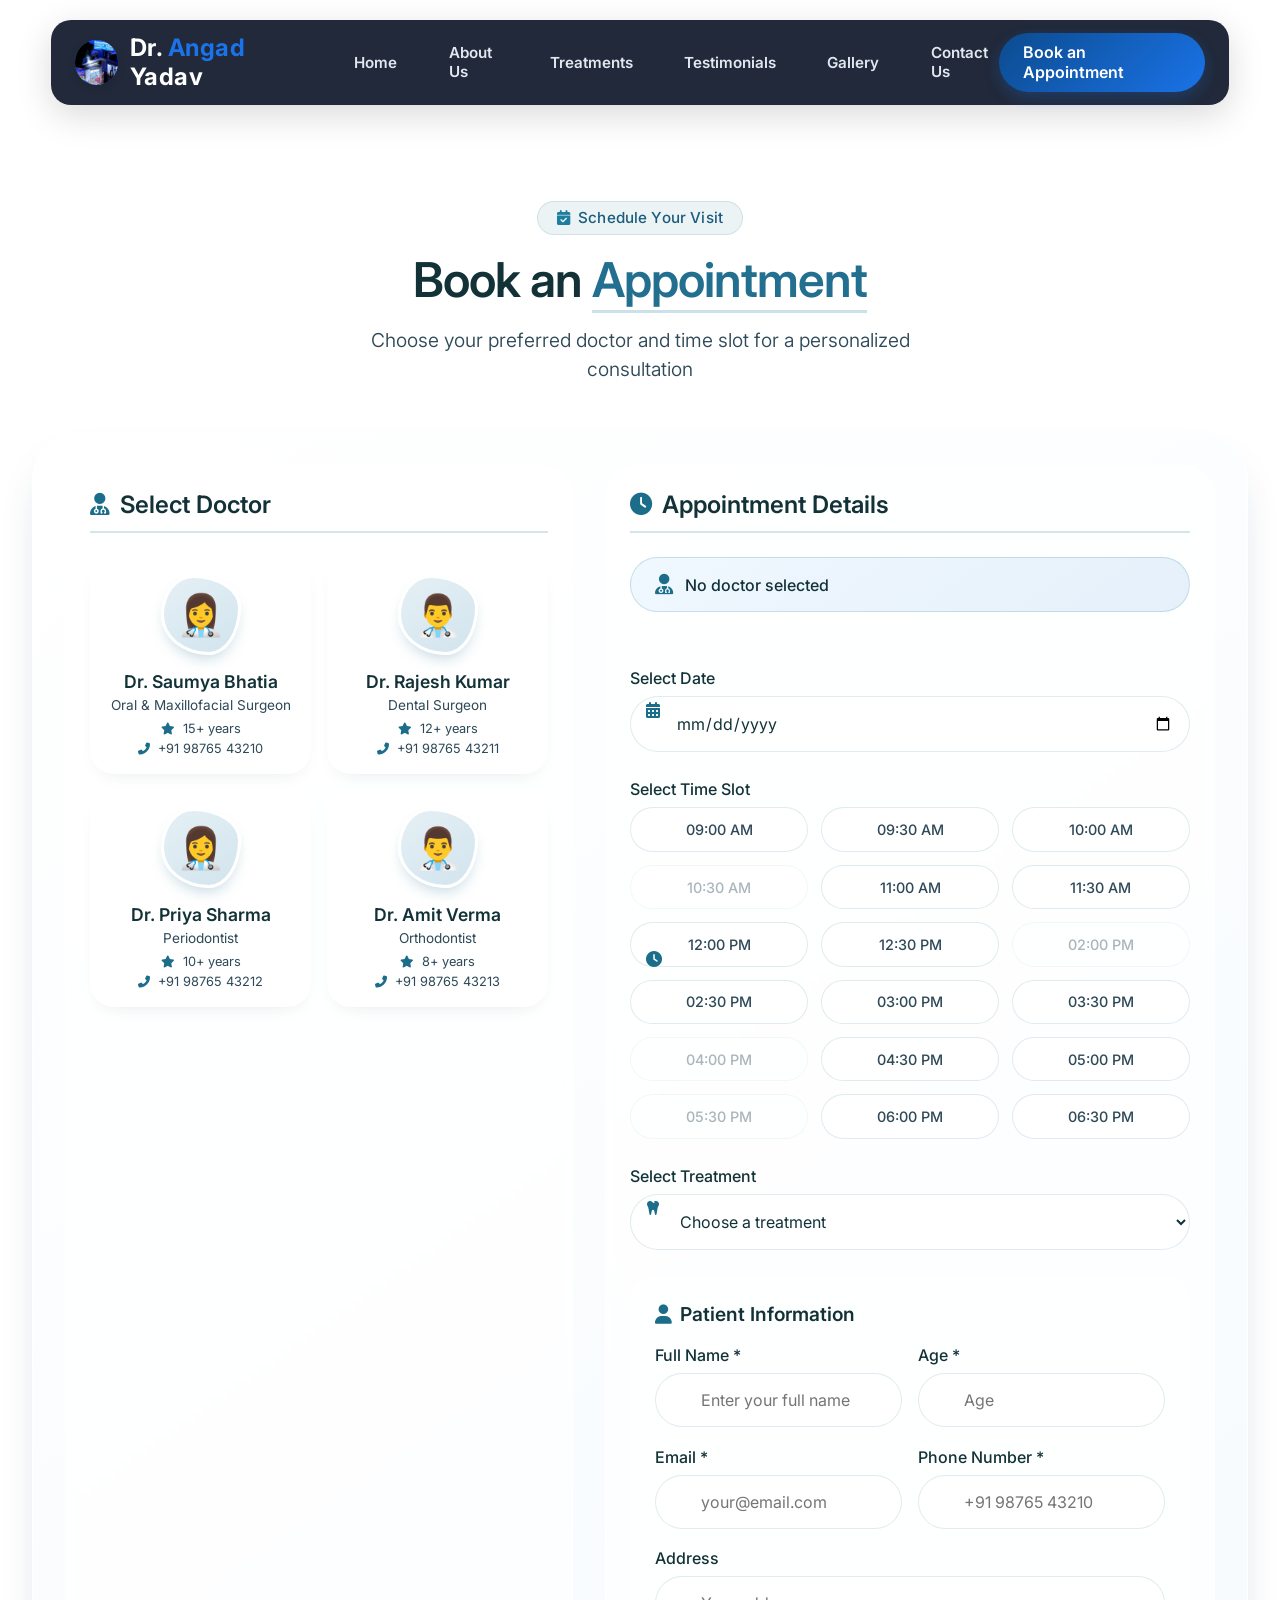
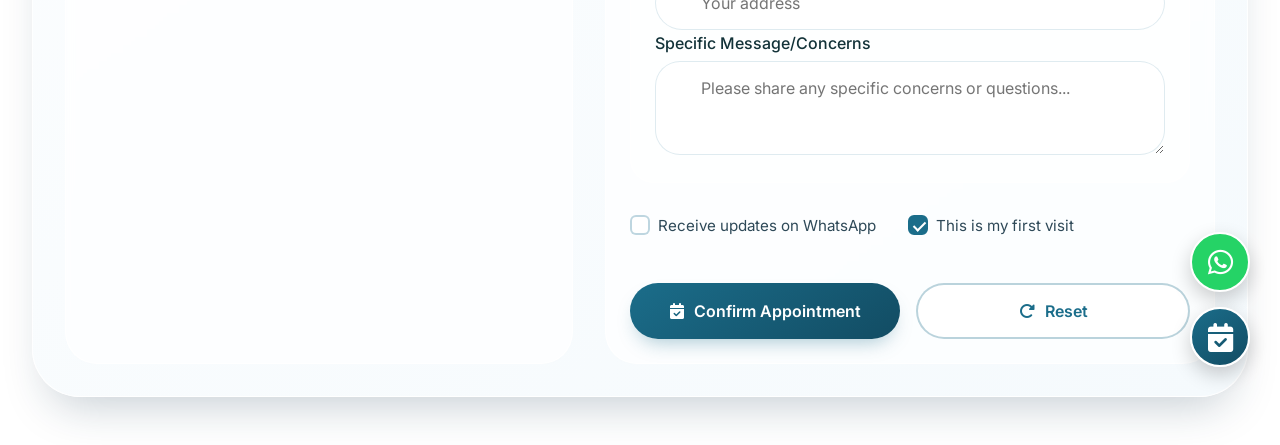
<file: appointment.html>
<!DOCTYPE html>
<html lang="en">
<head>
  <meta charset="UTF-8">
  <meta name="viewport" content="width=device-width, initial-scale=1.0">
  <title>Book Appointment |Dr.Angad</title>
  <!-- Fonts & Icons -->
  <link rel="preconnect" href="https://fonts.googleapis.com">
  <link rel="preconnect" href="https://fonts.gstatic.com" crossorigin>
  <link href="https://fonts.googleapis.com/css2?family=Inter:opsz,wght@14..32,300..600&display=swap" rel="stylesheet">
  <link rel="stylesheet" href="https://cdnjs.cloudflare.com/ajax/libs/font-awesome/6.0.0-beta3/css/all.min.css">
  <link href="https://fonts.googleapis.com/css2?family=Inter:opsz,wght@14..32,300..600&display=swap" rel="stylesheet">
  <link rel="stylesheet" href="https://cdnjs.cloudflare.com/ajax/libs/font-awesome/6.0.0-beta3/css/all.min.css">
  <link href="https://fonts.googleapis.com/css2?family=Inter:wght@400;500;600&display=swap" rel="stylesheet">
  <link href="https://fonts.googleapis.com/css2?family=Inter:wght@300;400;500;600;700&display=swap" rel="stylesheet">
  <link rel="stylesheet" href="https://cdnjs.cloudflare.com/ajax/libs/font-awesome/6.5.0/css/all.min.css">
  
  <!-- CSS Files -->
  <link rel="stylesheet" href="stats.css">
  <link rel="stylesheet" href="appointment.css">
</head>
<body>
  <header class="main-header">
  <style>
    
/* --- General Animations --- */
.animate-on-scroll {
    opacity: 0;
    transform: translateY(40px);
    transition: opacity 0.8s ease-out, transform 0.8s ease-out;
}

.animate-on-scroll.visible {
    opacity: 1;
    transform: translateY(0);
}



@keyframes fadeEffect {
    from {opacity: 0.4;}
    to {opacity: 1;}
}

/* --- Navigation --- */
header {
    display: flex;
    justify-content: space-between;
    align-items: center;
    padding: 1rem 5%;
    background-color: #ffffff;
    box-shadow: 0 2px 10px rgba(0,0,0,0.05);
    position: sticky;
    top: 0;
    z-index: 1000;
}

.logo {
    font-size: 1.4rem;
    font-weight: 700;
    color: #0c4b8e;
}

.nav-links {
    display: flex;
    align-items: center;
}

.nav-links a {
    text-decoration: none;
    color: var(--text-dark);
    margin-left: 2rem;
    font-weight: 500;
    font-size: 0.95rem;
    transition: color 0.3s;
}

.nav-links a:hover {
    color: #1a73e8;
}
.menu-toggle {
    display: none;
    font-size: 1.8rem;
    color: white;
    cursor: pointer;
}
.btn-header {
    width: 30%;
    background-color: #1a73e8;
    color: white;
    padding: 0.7rem 1.4rem;
    border: none;
    border-radius: 4px;
    font-weight: 600;
    cursor: pointer;
    transition: background-color 0.3s;
    margin-left: 2rem;
}

.btn-header:hover {
    background-color: #0c4b8e;
}
/* --- Premium Dark Floating Pill Header --- */
.main-header {
    display: flex;
    justify-content: space-between;
    align-items: center;
    
    /* Bulgy, Soft Pill Shape */
    padding: 0.8rem 1.5rem; 
    margin: 20px 4%; 
    border-radius: 20px; 
    
    /* The "Little Dark" Glass Effect (Deep Navy/Slate) */
    background-color: rgba(15, 23, 42, 0.92);
    backdrop-filter: blur(12px); 
    -webkit-backdrop-filter: blur(12px);
    box-shadow: 0 10px 35px rgba(0,0,0,0.15); 
    
    position: sticky;
    top: 20px; 
    z-index: 1000;
    animation: headerSlideDown 0.8s ease-out forwards;
}

@keyframes headerSlideDown {
    from { transform: translateY(-120%); opacity: 0; }
    to { transform: translateY(0); opacity: 1; }
}

/* Logo Layout */
.logo-container { display: flex; align-items: center; gap: 12px; text-decoration: none; }
.logo-img-box { width: 45px; height: 45px; background-color: #1a73e8; border-radius: 50%; display: flex; align-items: center; justify-content: center; color: white; font-size: 0.75rem; font-weight: 700; overflow: hidden; box-shadow: 0 4px 10px rgba(0,0,0,0.1); }
.logo-img-box img { width: 100%; height: 100%; object-fit: cover; }

/* White text so it pops against the dark header */
.logo-text { font-size: 1.5rem; font-weight: 700; color: #ffffff; letter-spacing: 0.5px; }
.logo-text span { color: #1a73e8; }

/* Center Navigation - Reduced Gap */
.main-header .nav-links {
    display: flex;
    align-items: center;
    gap: 0.2rem; /* Much tighter gap between items */
}

/* The visible dots */
.nav-dot { 
    color: #475569; /* Subtle dark grey dot */
    font-size: 1.2rem; 
    user-select: none; 
    margin: 0 0.3rem; 
}

.main-header .nav-item {
    text-decoration: none;
    color: #e2e8f0; /* Light grey text */
    font-weight: 600;
    font-size: 0.95rem;
    position: relative;
    padding: 0.3rem 0.5rem;
    display: inline-block; 
    transition: transform 0.3s cubic-bezier(0.175, 0.885, 0.32, 1.275), color 0.3s ease;
}

/* Hover: Scale up & turn white */
.main-header .nav-item:hover { 
    color: #ffffff; 
    transform: scale(1.12); 
}

/* Hover: Growing Underline */
.main-header .nav-item::after {
    content: ''; position: absolute; bottom: -2px; left: 0; width: 0%; height: 2px;
    background-color: #1a73e8;; transition: width 0.3s ease; border-radius: 2px;
}
.main-header .nav-item:hover::after { width: 100%; }

/* Right Action: Phone Button */
.header-actions { display: flex; align-items: center; }

.phone-btn-home {
    background: linear-gradient(135deg, #0c4b8e 0%, #1a73e8 100%);
    color: white !important;
    padding: 0.6rem 1.5rem;
    border-radius: 50px;
    font-weight: 600;
    text-decoration: none;
    display: flex;
    align-items: center;
    gap: 8px;
    position: relative;
    overflow: hidden;
    box-shadow: 0 6px 15px rgba(26, 115, 232, 0.25);
    transition: transform 0.3s ease, box-shadow 0.3s ease;
}
.phone-btn {
    background: linear-gradient(135deg, #0c4b8e 0%, #1a73e8 100%);
    color: white !important;
    padding: 0.6rem 1.5rem;
    border-radius: 50px;
    font-weight: 600;
    text-decoration: none;
    display: flex;
    align-items: center;
    gap: 8px;
    position: relative;
    overflow: hidden;
    box-shadow: 0 6px 15px rgba(26, 115, 232, 0.25);
    transition: transform 0.3s ease, box-shadow 0.3s ease;
}

.phone-btn:hover {
    transform: translateY(-2px);
    box-shadow: 0 8px 20px rgba(26, 115, 232, 0.35);
}

/* Sweeping shine effect for the phone button */
.phone-btn::before {
    content: ''; position: absolute; top: 0; left: -100%; width: 50%; height: 100%;
    background: linear-gradient(to right, rgba(255,255,255,0) 0%, rgba(255,255,255,0.3) 50%, rgba(255,255,255,0) 100%);
    transform: skewX(-25deg); animation: shineSweep 3s infinite;
}

.phone-icon { font-size: 1.1rem; }
/* --- Animated CTA Button --- */
.animated-btn {
    background: linear-gradient(135deg, #0c4b8e 0%, #1a73e8 100%);
    color: white !important;
    padding: 0.75rem 1.8rem;
    border-radius: 50px;
    font-weight: 600;
    text-decoration: none;
    display: flex;
    align-items: center;
    gap: 8px;
    position: relative;
    overflow: hidden;
    box-shadow: 0 6px 15px rgba(26, 115, 232, 0.25);
    transition: transform 0.3s ease, box-shadow 0.3s ease;
    margin-left: 1rem;
}

.animated-btn .arrow {
    transition: transform 0.3s ease;
}

/* Button lifts up and arrow slides right on hover */
.animated-btn:hover {
    transform: translateY(-2px);
    box-shadow: 0 8px 20px rgba(26, 115, 232, 0.35);
}

.animated-btn:hover .arrow {
    transform: translateX(4px);
}

/* The continuous sweeping shine effect */
.animated-btn::before {
    content: '';
    position: absolute;
    top: 0;
    left: -100%;
    width: 50%;
    height: 100%;
    background: linear-gradient(to right, rgba(255,255,255,0) 0%, rgba(255,255,255,0.3) 50%, rgba(255,255,255,0) 100%);
    transform: skewX(-25deg);
    animation: shineSweep 3s infinite; /* Shines every 3 seconds */
}

@keyframes shineSweep {
    0% { left: -100%; }
    20% { left: 200%; }
    100% { left: 200%; }
}
  </style>
    <div class="header-top">
        <a href="index.html" class="logo-container">
            <div class="logo-img-box"><img src="outside.png"></div>
            <div class="logo-text">Dr.<span> Angad </span> Yadav</div>
        </a>

        <!-- MENU ICON MUST BE HERE -->
        <div class="menu-toggle" id="menu-toggle">☰</div>
    </div>

    <!-- Navigation -->
    <nav class="nav-links" id="nav-links">
        <a href="index.html" class="nav-item">Home</a>
        <a href="index.html#about-us" class="nav-item">About Us</a>
        <a href="index.html#primary-treatments" class="nav-item">Treatments</a>
        <a href="index.html#testimonials" class="nav-item">Testimonials</a>
        <a href="index.html#gallery" class="nav-item">Gallery</a>
        <a href="index.html#contact" class="nav-item">Contact Us</a>
    </nav>

    <!-- Button always below -->
    <div class="header-actions">
        <a href="appointment.html" class="phone-btn">
            Book an Appointment
        </a>
    </div>

</header>
  <!-- APPOINTMENT PAGE CONTENT -->
  <div class="appointment-page">
    
    <!-- Page Header -->
    <div class="appointment-header">
      <div class="appointment-badge">
        <i class="fas fa-calendar-check"></i>
        <span>Schedule Your Visit</span>
      </div>
      <h1 class="appointment-title">Book an <span>Appointment</span></h1>
      <p class="appointment-subtitle">
        Choose your preferred doctor and time slot for a personalized consultation
      </p>
    </div>

    <!-- Main Appointment Container -->
    <div class="appointment-container">
      
      <!-- Left Side - Doctor Selection -->
      <div class="doctors-section">
        <h2 class="section-title">
          <i class="fas fa-user-md"></i>
          Select Doctor
        </h2>
        
        <div class="doctors-grid">
          
          <!-- Doctor 1 - Dr. Saumya Bhatia -->
          <div class="doctor-card" data-doctor-id="1">
            <div class="doctor-card-inner">
              <div class="doctor-image">
                <div class="doctor-avatar"></div>
              </div>
              <div class="doctor-info">
                <h3 class="doctor-name">Dr. Saumya Bhatia</h3>
                <p class="doctor-specialty">Oral & Maxillofacial Surgeon</p>
                <div class="doctor-details">
                  <span class="doctor-exp"><i class="fas fa-star"></i> 15+ years</span>
                  <span class="doctor-contact"><i class="fas fa-phone-alt"></i> +91 98765 43210</span>
                </div>
              </div>
              <div class="doctor-select">
                <i class="fas fa-check-circle"></i>
              </div>
            </div>
          </div>
          
          <!-- Doctor 2 - Dr. Rajesh Kumar -->
          <div class="doctor-card" data-doctor-id="2">
            <div class="doctor-card-inner">
              <div class="doctor-image">
                <div class="doctor-avatar male"></div>
              </div>
              <div class="doctor-info">
                <h3 class="doctor-name">Dr. Rajesh Kumar</h3>
                <p class="doctor-specialty">Dental Surgeon</p>
                <div class="doctor-details">
                  <span class="doctor-exp"><i class="fas fa-star"></i> 12+ years</span>
                  <span class="doctor-contact"><i class="fas fa-phone-alt"></i> +91 98765 43211</span>
                </div>
              </div>
              <div class="doctor-select">
                <i class="fas fa-check-circle"></i>
              </div>
            </div>
          </div>
          
          <!-- Doctor 3 - Dr. Priya Sharma -->
          <div class="doctor-card" data-doctor-id="3">
            <div class="doctor-card-inner">
              <div class="doctor-image">
                <div class="doctor-avatar female"></div>
              </div>
              <div class="doctor-info">
                <h3 class="doctor-name">Dr. Priya Sharma</h3>
                <p class="doctor-specialty">Periodontist</p>
                <div class="doctor-details">
                  <span class="doctor-exp"><i class="fas fa-star"></i> 10+ years</span>
                  <span class="doctor-contact"><i class="fas fa-phone-alt"></i> +91 98765 43212</span>
                </div>
              </div>
              <div class="doctor-select">
                <i class="fas fa-check-circle"></i>
              </div>
            </div>
          </div>
          
          <!-- Doctor 4 - Dr. Amit Verma -->
          <div class="doctor-card" data-doctor-id="4">
            <div class="doctor-card-inner">
              <div class="doctor-image">
                <div class="doctor-avatar male"></div>
              </div>
              <div class="doctor-info">
                <h3 class="doctor-name">Dr. Amit Verma</h3>
                <p class="doctor-specialty">Orthodontist</p>
                <div class="doctor-details">
                  <span class="doctor-exp"><i class="fas fa-star"></i> 8+ years</span>
                  <span class="doctor-contact"><i class="fas fa-phone-alt"></i> +91 98765 43213</span>
                </div>
              </div>
              <div class="doctor-select">
                <i class="fas fa-check-circle"></i>
              </div>
            </div>
          </div>
          
        </div>
      </div>
      
      <!-- Right Side - Booking Form -->
      <div class="booking-section">
        <h2 class="section-title">
          <i class="fas fa-clock"></i>
          Appointment Details
        </h2>
        
        <form id="appointmentForm" class="booking-form">
          
          <!-- Selected Doctor Display -->
          <div class="selected-doctor-display" id="selectedDoctorDisplay">
            <i class="fas fa-user-md"></i>
            <span>No doctor selected</span>
          </div>
          
          <!-- Date Selection -->
          <div class="form-group">
            <label for="appointmentDate">
              <i class="fas fa-calendar-alt"></i>
              Select Date
            </label>
            <input type="date" id="appointmentDate" class="form-control" min="2026-03-07" required>
          </div>
          
          <!-- Time Slot Selection -->
          <div class="form-group">
            <label>
              <i class="fas fa-clock"></i>
              Select Time Slot
            </label>
            <div class="time-slots" id="timeSlots">
              <!-- Time slots will be populated by JavaScript -->
            </div>
          </div>
          
          <!-- Treatment Selection -->
          <div class="form-group">
            <label for="treatment">
              <i class="fas fa-tooth"></i>
              Select Treatment
            </label>
            <select id="treatment" class="form-control" required>
              <option value="" disabled selected>Choose a treatment</option>
              <option value="dental-implants">Dental Implants</option>
              <option value="wisdom-teeth">Wisdom Teeth Removal</option>
              <option value="jaw-surgery">Jaw Surgery</option>
              <option value="root-canal">Root Canal Treatment</option>
              <option value="teeth-whitening">Teeth Whitening</option>
              <option value="braces">Braces/Orthodontics</option>
              <option value="gum-treatment">Gum Disease Treatment</option>
              <option value="consultation">General Consultation</option>
            </select>
          </div>
          
          <!-- Patient Information -->
          <div class="patient-info-section">
            <h3 class="subsection-title">
              <i class="fas fa-user"></i>
              Patient Information
            </h3>
            
            <div class="form-row">
              <div class="form-group">
                <label for="patientName">Full Name *</label>
                <input type="text" id="patientName" class="form-control" placeholder="Enter your full name" required>
              </div>
              
              <div class="form-group">
                <label for="patientAge">Age *</label>
                <input type="number" id="patientAge" class="form-control" placeholder="Age" min="1" max="120" required>
              </div>
            </div>
            
            <div class="form-row">
              <div class="form-group">
                <label for="patientEmail">Email *</label>
                <input type="email" id="patientEmail" class="form-control" placeholder="your@email.com" required>
              </div>
              
              <div class="form-group">
                <label for="patientPhone">Phone Number *</label>
                <input type="tel" id="patientPhone" class="form-control" placeholder="+91 98765 43210" required>
              </div>
            </div>
            
            <div class="form-group">
              <label for="patientAddress">Address</label>
              <input type="text" id="patientAddress" class="form-control" placeholder="Your address">
            </div>
            
            <div class="form-group">
              <label for="patientMessage">Specific Message/Concerns</label>
              <textarea id="patientMessage" class="form-control" rows="3" placeholder="Please share any specific concerns or questions..."></textarea>
            </div>
          </div>
          
          <!-- Additional Options -->
          <div class="form-options">
            <label class="checkbox-label">
              <input type="checkbox" id="whatsappUpdates">
              <span class="checkbox-custom"></span>
              Receive updates on WhatsApp
            </label>
            
            <label class="checkbox-label">
              <input type="checkbox" id="firstVisit" checked>
              <span class="checkbox-custom"></span>
              This is my first visit
            </label>
          </div>
          
          <!-- Submit Button -->
          <div class="form-actions">
            <button type="submit" class="submit-btn">
              <i class="fas fa-calendar-check"></i>
              Confirm Appointment
            </button>
            <button type="button" class="reset-btn" id="resetForm">
              <i class="fas fa-redo-alt"></i>
              Reset
            </button>
          </div>
          
        </form>
      </div>
      
    </div>
    
   <!-- FLOATING ACTION BUTTONS -->
<div class="floating-buttons">
  <a href="https://api.whatsapp.com/send/?phone=919555998900&text&type=phone_number&app_absent=0" class="floating-btn whatsapp-float" target="_blank">
    <i class="fab fa-whatsapp"></i>
    <span class="floating-tooltip">Chat on WhatsApp</span>
  </a>
  <a href="appointment.html" class="floating-btn book-float">
    <i class="fas fa-calendar-check"></i>
    <span class="floating-tooltip">Book Appointment</span>
  </a>
</div>
<script>
const menuToggle = document.getElementById("menu-toggle");
const navLinks = document.getElementById("nav-links");

menuToggle.addEventListener("click", function() {
    navLinks.classList.toggle("active");
});

document.getElementById("menu-toggle").addEventListener("click", function() {
    document.getElementById("nav-links").classList.toggle("active");
});
document.addEventListener("DOMContentLoaded", function() {

    const menuBtn = document.getElementById("menu-toggle");
    const navMenu = document.getElementById("nav-links");

    menuBtn.addEventListener("click", function() {
        navMenu.classList.toggle("active");
    });

});
</script>

  <!-- JavaScript Files -->
  <script src="stats.js"></script>
  <script src="appointment.js"></script>
</body>
</html>
</file>
<file: stats.css>
*{
margin:0;
padding:0;
box-sizing:border-box;
font-family:'Inter',sans-serif;
}
html,body{
width:100%;
overflow-x:hidden;
}

.stats-section {
  max-width: 1280px;
  margin: -1rem auto 4rem auto;  /* Negative margin pulls it up to connect */
  padding: 0 1.5rem;
  font-family: 'Inter', system-ui, -apple-system, sans-serif;
  position: relative;
  z-index: 2;
}

.stats-grid {
  display: flex;
  flex-wrap: wrap;
  justify-content: space-between;
  align-items: center;
  gap: 2rem 1.5rem;
  background: white;
  border-radius: 2rem;
  padding: 2.5rem 2.5rem;
  box-shadow: 0 25px 40px -18px rgba(18, 52, 77, 0.25);
  border: 1px solid rgba(255, 255, 255, 0.9);
  position: relative;
  transform: translateY(-10px);  /* Creates overlap effect */
  transition: box-shadow 0.3s ease, transform 0.3s ease;
}

.stats-grid:hover {
  box-shadow: 0 30px 45px -15px rgba(26, 82, 108, 0.3);
}

/* Add connecting gradient line */
.stats-grid::before {
  content: '';
  position: absolute;
  top: -20px;
  left: 10%;
  width: 80%;
  height: 20px;
  background: linear-gradient(to bottom, rgba(255,255,255,0) 0%, rgba(248,252,255,0.8) 50%, white 100%);
  pointer-events: none;
  z-index: -1;
}

/* individual stat card */
.stat-card {
  flex: 1 1 180px;
  min-width: 160px;
  text-align: center;
  padding: 1.8rem 1rem;
  border-radius: 1.8rem;
  background: linear-gradient(145deg, #f8fcff, #f0f6fa);
  transition: all 0.3s cubic-bezier(0.2, 0.9, 0.3, 1.1);
  border: 1px solid rgba(255, 255, 255, 0.8);
  position: relative;
  overflow: hidden;
  box-shadow: 0 8px 20px -12px rgba(18, 52, 77, 0.15);
}

.stat-card::before {
  content: '';
  position: absolute;
  top: 0;
  left: -100%;
  width: 100%;
  height: 100%;
  background: linear-gradient(90deg, transparent, rgba(255,255,255,0.6), transparent);
  transition: left 0.6s ease;
  pointer-events: none;
}

.stat-card:hover {
  transform: translateY(-6px) scale(1.02);
  background: white;
  border-color: rgba(42, 121, 154, 0.3);
  box-shadow: 0 20px 25px -12px rgba(31, 95, 122, 0.25);
}

.stat-card:hover::before {
  left: 100%;
}

/* stat number */
.stat-number {
  font-size: clamp(2.5rem, 5vw, 3.8rem);
  font-weight: 650;
  line-height: 1.1;
  color: #1b6d8a;
  letter-spacing: -0.02em;
  margin-bottom: 0.3rem;
  transition: all 0.2s;
  display: inline-block;
  position: relative;
}

.stat-card:hover .stat-number {
  color: #0f5e7c;
  text-shadow: 0 5px 12px rgba(36, 122, 161, 0.15);
}

/* plus signs */
.stat-number[data-target="15"]::after,
.stat-number[data-target="2000"]::after,
.stat-number[data-target="500"]::after,
.stat-number[data-target="10"]::after {
  content: '+';
  font-size: 2rem;
  font-weight: 600;
  margin-left: 3px;
  color: #2e829c;
  display: inline-block;
  transition: transform 0.2s;
}

.stat-card:hover .stat-number::after {
  color: #1f7a9c;
  transform: translateX(3px);
}

/* stat label */
.stat-label {
  font-size: 1.1rem;
  font-weight: 500;
  color: #1e4d62;
  margin-bottom: 1rem;
  letter-spacing: 0.01em;
  transition: color 0.2s;
}

.stat-card:hover .stat-label {
  color: #0f4057;
}

/* stat icon */
.stat-icon {
  display: inline-flex;
  align-items: center;
  justify-content: center;
  width: 52px;
  height: 52px;
  background: white;
  border-radius: 50%;
  margin: 0 auto;
  transition: all 0.3s ease;
  border: 1px solid rgba(42, 121, 154, 0.15);
  box-shadow: 0 6px 12px -6px rgba(31, 95, 122, 0.2);
}

.stat-icon i {
  font-size: 1.6rem;
  color: #1b6d8a;
  transition: all 0.3s;
}

.stat-card:hover .stat-icon {
  background: #1b6d8a;
  transform: scale(1.1) rotate(5deg);
  border-color: transparent;
  box-shadow: 0 10px 18px -8px #1b6d8a;
}

.stat-card:hover .stat-icon i {
  color: white;
  transform: scale(1.1);
}

/* responsive */
@media (max-width: 750px) {
  .stats-section {
    margin-top: 0;  /* Reset negative margin on mobile */
    padding: 0 1rem;
  }
  
  .stats-grid {
    padding: 2rem 1.5rem;
    gap: 1.5rem;
    border-radius: 1.8rem;
    transform: translateY(0);  /* Remove overlap on mobile */
  }
  
  .stats-grid::before {
    display: none;  /* Hide gradient line on mobile */
  }
  
  .stat-card {
    min-width: 140px;
    padding: 1.5rem 0.8rem;
  }
  
  .stat-number {
    font-size: 2.5rem;
  }
  
  .stat-number::after {
    font-size: 1.5rem;
  }
  
  .stat-label {
    font-size: 1rem;
  }
  
  .stat-icon {
    width: 46px;
    height: 46px;
  }
  
  .stat-icon i {
    font-size: 1.4rem;
  }
}

@media (max-width: 450px) {
  .stats-section {
    padding: 0 0.8rem;
  }
  
  .stats-grid {
    padding: 1.5rem 1rem;
  }
  
  .stat-card {
    flex: 1 1 100%;
    max-width: 220px;
    margin: 0 auto;
  }
}
/* ========== about-section.css ========== */
/* About section - connects hero and stats */

.about-section {
  max-width: 1280px;
  margin: 1rem auto 2rem auto;
  padding: 0 1.5rem;
  font-family: 'Inter', system-ui, -apple-system, sans-serif;
  position: relative;
  z-index: 2;
}

.about-container {
  display: flex;
  flex-wrap: wrap;
  align-items: center;
  gap: 3rem 2.5rem;
  background: linear-gradient(135deg, #ffffff 0%, #f5fafd 100%);
  border-radius: 2.5rem;
  padding: 3rem 3rem;
  box-shadow: 0 25px 40px -18px rgba(18, 52, 77, 0.2);
  border: 1px solid rgba(255, 255, 255, 0.9);
  transition: all 0.3s ease;
}

.about-container:hover {
  box-shadow: 0 30px 50px -18px rgba(26, 82, 108, 0.3);
}

/* Left side - Image */
.about-image-wrapper {
  flex: 0 0 300px;
  min-width: 250px;
  display: flex;
  flex-direction: column;
  align-items: center;
  gap: 1.2rem;
}

.about-image-frame {
  background: linear-gradient(145deg, #e5f0f5, #d2e4ee);
  border-radius: 40% 60% 40% 60% / 50% 40% 60% 50%;
  padding: 0.8rem;
  box-shadow: 0 30px 30px -15px rgba(31, 83, 105, 0.3);
  border: 2px solid rgba(255,255,255,0.8);
  width: 100%;
  max-width: 300px;
  transition: all 0.4s ease;
}

.about-image-frame:hover {
  border-radius: 45% 55% 45% 55% / 50% 45% 55% 50%;
  box-shadow: 0 35px 35px -15px #1d607b;
  transform: scale(1.02);
}

.about-doctor-img {
  display: block;
  width: 100%;
  height: 400px;
  aspect-ratio: 1 / 1.1;
  background: linear-gradient(145deg, #c5dbe8, #d7ecf5);
  border-radius: 40% 60% 40% 60% / 50% 40% 60% 50%;
  position: relative;
  color: #19556b;
  background-image: url("main.png");
  background-size: cover;
  background-position: center;
  background-repeat: no-repeat;
  transition: all 0.3s;
}

.about-doctor-img::before {
  font-size: 6rem;
  line-height: 1;
  filter: drop-shadow(2px 8px 12px rgba(35, 85, 110, 0.2));
  margin-bottom: 0.5rem;
  transition: all 0.2s;
}

.about-doctor-img:hover::before {
  filter: drop-shadow(4px 12px 16px rgba(26, 80, 105, 0.3));
  transform: scale(1.02);
}

.about-doctor-img::after {
  content: "Dr. Angad Kumar Yadav";
  position: absolute;
  bottom: 12px;
  left: 0;
  right: 0;
  text-align: center;
  font-weight: 550;
  font-size: 1.2rem;
  color: #113946;
  background: rgba(255, 255, 255, 0.7);
  backdrop-filter: blur(4px);
  padding: 0.5rem 1rem;
  width: fit-content;
  margin: 0 auto;
  border-radius: 60px;
  white-space: nowrap;
  border: 1px solid white;
  letter-spacing: 0.3px;
  transition: all 0.2s;
}

.about-doctor-img:hover::after {
  background: rgba(255, 255, 255, 0.9);
  color: #09303e;
  letter-spacing: 0.5px;
}

.about-specialty-badge {
  background: rgba(255, 255, 255, 0.7);
  backdrop-filter: blur(8px);
  padding: 0.5rem 1.5rem;
  border-radius: 60px;
  font-weight: 500;
  color: #184e67;
  font-size: 1rem;
  display: inline-flex;
  align-items: center;
  gap: 8px;
  border: 1px solid rgba(120, 180, 210, 0.3);
  transition: all 0.2s;
}

.about-specialty-badge i {
  color: #1d7e9f;
  transition: transform 0.2s;
}

.about-specialty-badge:hover {
  background: rgba(255, 255, 255, 0.95);
  transform: translateY(-2px);
  border-color: rgba(44, 130, 170, 0.6);
}

.about-specialty-badge:hover i {
  transform: rotate(8deg) scale(1.1);
}

/* Right side - Content */
.about-content {
  flex: 1 1 500px;
}

.about-badge {
  display: inline-flex;
  align-items: center;
  background: rgba(20, 98, 120, 0.08);
  color: #1a5c7e;
  font-weight: 500;
  font-size: 0.95rem;
  padding: 0.4rem 1.2rem;
  border-radius: 40px;
  letter-spacing: 0.01em;
  margin-bottom: 1.2rem;
  border: 1px solid rgba(42, 121, 154, 0.15);
  backdrop-filter: blur(2px);
  transition: all 0.2s;
}

.about-badge:hover {
  background: rgba(30, 112, 148, 0.15);
  transform: scale(1.02) translateY(-1px);
  border-color: rgba(42, 121, 154, 0.3);
}

.about-badge i {
  margin-right: 6px;
  color: #1d7e9f;
}

.about-title {
  font-size: clamp(2.2rem, 4vw, 3rem);
  font-weight: 600;
  line-height: 1.2;
  letter-spacing: -0.02em;
  color: #123238;
  margin: 0 0 0.8rem 0;
  transition: color 0.2s;
}

.about-title:hover {
  color: #1b6d8f;
}

.about-description {
  font-size: 1.1rem;
  line-height: 1.6;
  color: #2e4958;
  margin-bottom: 1.2rem;
  font-weight: 350;
  transition: color 0.2s;
}

.about-description.second {
  margin-bottom: 2rem;
}

.about-description:hover {
  color: #1e3e4f;
}

/* Credentials */
.about-credentials {
  display: flex;
  flex-direction: column;
  gap: 0.8rem;
  margin-bottom: 2.2rem;
  background: rgba(255, 255, 255, 0.5);
  padding: 1.5rem 1.8rem;
  border-radius: 1.8rem;
  backdrop-filter: blur(4px);
  border: 1px solid rgba(255, 255, 255, 0.6);
}

.credential-item {
  display: flex;
  align-items: center;
  gap: 1rem;
  font-size: 1rem;
  color: #1b4b61;
  font-weight: 450;
  transition: all 0.2s;
}

.credential-item:hover {
  transform: translateX(5px);
  color: #0f4057;
}

.credential-item i {
  font-size: 1.2rem;
  color: #2e829c;
  background: rgba(255, 255, 255, 0.7);
  border-radius: 50%;
  width: 32px;
  height: 32px;
  display: inline-flex;
  align-items: center;
  justify-content: center;
  box-shadow: 0 4px 8px rgba(0, 30, 40, 0.04);
  transition: all 0.2s;
}

.credential-item:hover i {
  background: white;
  color: #1f7a9c;
  transform: scale(1.12);
  box-shadow: 0 8px 14px -6px rgba(30, 100, 130, 0.25);
}

/* CTA Buttons */
.about-cta {
  display: flex;
  flex-wrap: wrap;
  align-items: center;
  gap: 1.2rem;
}

.about-btn-primary {
  background: #1b6d8a;
  color: white;
  border: none;
  padding: 1rem 2rem;
  border-radius: 50px;
  font-weight: 550;
  font-size: 1.1rem;
  display: inline-flex;
  align-items: center;
  gap: 12px;
  box-shadow: 0 10px 18px -8px rgba(24, 98, 120, 0.4);
  transition: all 0.25s cubic-bezier(0.2, 0.9, 0.3, 1.1);
  text-decoration: none;
  border: 1px solid rgba(255, 255, 255, 0.2);
  letter-spacing: 0.3px;
  cursor: pointer;
}

.about-btn-primary i {
  font-size: 1.1rem;
  transition: transform 0.2s;
}

.about-btn-primary:hover {
  background: #0f5e7c;
  box-shadow: 0 18px 25px -10px #145d7a;
  transform: scale(1.02) translateY(-2px);
}

.about-btn-primary:hover i {
  transform: translateX(3px) rotate(5deg);
}

.about-btn-outline {
  background: transparent;
  border: 1.5px solid #29738f;
  color: #1a5c74;
  padding: 0.9rem 2rem;
  border-radius: 50px;
  font-weight: 520;
  font-size: 1.05rem;
  display: inline-flex;
  align-items: center;
  gap: 10px;
  transition: all 0.2s ease;
  text-decoration: none;
  backdrop-filter: blur(4px);
}

.about-btn-outline i {
  font-size: 1rem;
  transition: transform 0.2s;
}

.about-btn-outline:hover {
  background: rgba(42, 111, 140, 0.08);
  border-color: #1a75a0;
  transform: scale(1.01) translateY(-1px);
  box-shadow: 0 8px 14px -8px #1a5c7e55;
}

.about-btn-outline:hover i {
  transform: translateY(-1px) scale(1.1);
  color: #1a6c8f;
}

/* Responsive */
@media (max-width: 850px) {
  .about-container {
    padding: 2.5rem 2rem;
    text-align: center;
    justify-content: center;
  }
  
  .about-content {
    text-align: center;
  }
  
  .about-badge {
    margin-left: auto;
    margin-right: auto;
  }
  
  .about-credentials {
    align-items: flex-start;
    text-align: left;
  }
  
  .about-cta {
    justify-content: center;
  }
}

@media (max-width: 550px) {
  .about-section {
    padding: 0 1rem;
  }
  
  .about-container {
    padding: 2rem 1.5rem;
    border-radius: 2rem;
  }
  
  .about-credentials {
    padding: 1.2rem;
  }
  
  .about-btn-primary, .about-btn-outline {
    width: 100%;
    justify-content: center;
  }
  
  .about-doctor-img::after {
    font-size: 1rem;
    white-space: normal;
    width: 90%;
  }
}
/* ========== treatments-section.css ========== */
/* Primary treatments with hover effects */

.treatments-section {
  max-width: 1280px;
  margin: 3rem auto 3rem auto;
  padding: 0 1.5rem;
  font-family: 'Inter', system-ui, -apple-system, sans-serif;
}

/* Header */
.treatments-header {
  text-align: center;
  margin-bottom: 3rem;
}

.treatments-badge {
  display: inline-flex;
  align-items: center;
  background: rgba(20, 98, 120, 0.08);
  color: #1a5c7e;
  font-weight: 500;
  font-size: 0.95rem;
  padding: 0.4rem 1.2rem;
  border-radius: 40px;
  letter-spacing: 0.01em;
  margin-bottom: 1rem;
  border: 1px solid rgba(42, 121, 154, 0.15);
  backdrop-filter: blur(2px);
  transition: all 0.2s;
}

.treatments-badge:hover {
  background: rgba(30, 112, 148, 0.15);
  transform: scale(1.02) translateY(-1px);
  border-color: rgba(42, 121, 154, 0.3);
}

.treatments-badge i {
  margin-right: 8px;
  color: #1d7e9f;
}

.treatments-title {
  font-size: clamp(2.2rem, 4vw, 3rem);
  font-weight: 600;
  line-height: 1.2;
  letter-spacing: -0.02em;
  color: #123238;
  margin: 0 0 0.8rem 0;
}

.treatments-title span {
  color: #226f8f;
  border-bottom: 3px solid rgba(44, 130, 170, 0.25);
  display: inline-block;
  padding-bottom: 2px;
  transition: border-color 0.2s, color 0.2s;
}

.treatments-title:hover span {
  border-bottom-color: rgba(33, 112, 153, 0.6);
  color: #1b6d8f;
}

.treatments-subtitle {
  font-size: 1.2rem;
  line-height: 1.5;
  color: #2e4958;
  max-width: 600px;
  margin: 0 auto;
  font-weight: 350;
}

/* Grid */
.treatments-grid {
  display: grid;
  grid-template-columns: repeat(3, 1fr);
  gap: 2rem;
  margin-bottom: 3rem;
}

/* Treatment Card */
.treatment-card {
  border-radius: 2rem;
  overflow: hidden;
  background: linear-gradient(145deg, #f8fcff, #f0f6fa);
  box-shadow: 0 15px 30px -12px rgba(18, 52, 77, 0.15);
  transition: all 0.3s cubic-bezier(0.2, 0.9, 0.3, 1.1);
  border: 1px solid rgba(255, 255, 255, 0.8);
  aspect-ratio: 1 / 1.1;
  position: relative;
}

.treatment-card:hover {
  transform: translateY(-10px) scale(1.02);
  box-shadow: 0 25px 40px -15px #7c7c7c;
}

.treatment-image {
  width: 100%;
  height: 100%;
  background-size: cover;
  background-position: center;
  position: relative;
  transition: transform 0.5s ease;
}

.treatment-card:hover .treatment-image {
  transform: scale(1.05);
}

/* Overlay - becomes visible on hover */
.treatment-overlay {
  position: absolute;
  top: 0;
  left: 0;
  width: 100%;
  height: 100%;
  background: rgba(18, 50, 60, 0.85);
  backdrop-filter: blur(2px);
  display: flex;
  align-items: center;
  justify-content: center;
  opacity: 0;
  transition: opacity 0.4s ease;
  padding: 1.5rem;
}

.treatment-card:hover .treatment-overlay {
  opacity: 1;
}

/* On hover, image visibility decreases via the overlay */
.treatment-card:hover .treatment-image {
  filter: brightness(0.7);
}

.treatment-content {
  text-align: center;
  color: white;
  transform: translateY(20px);
  transition: transform 0.4s ease;
  width: 100%;
  padding: 0 1rem;  /* ADD THIS - adds padding on both sides */
  box-sizing: border-box;  /* ADD THIS - ensures padding is included in width */
  word-wrap: break-word;
}

.treatment-card:hover .treatment-content {
  transform: translateY(0);
}

.treatment-name {
  font-size: 1.5rem;
  font-weight: 600;
  margin-bottom: 0.8rem;
  padding-right: 10px;
  color: white;
  border-bottom: 2px solid rgba(246, 241, 241, 0.3);
  padding-bottom: 0.5rem;
  display: inline-block;
  transition: all 0.3s;
    max-width: 100%;  /* ADD THIS */

}

/* Title moves up on hover */
.treatment-card:hover .treatment-name {
  transform: translateY(-5px);
  border-bottom-color: #4fc3ff;
}

.treatment-desc {
  font-size: 1rem;
  line-height: 1.5;
  margin-bottom: 1.2rem;
  color: rgba(255, 255, 255, 0.9);
  opacity: 0;
  transform: translateY(10px);
  transition: opacity 0.4s ease 0.1s, transform 0.4s ease 0.1s;
  max-width: 100%;  /* ADD THIS */
  padding: 0.5rem 3.5rem;  /* ADD THIS - extra padding for text */
  box-sizing: border-box;
}

.treatment-card:hover .treatment-desc {
  opacity: 1;
  transform: translateY(0);
}

.treatment-link {
  display: inline-flex;
  align-items: center;
  gap: 8px;
  color: #4fc3ff;
  font-weight: 500;
  font-size: 1rem;
  padding: 0.5rem 1rem;
  border-radius: 30px;
  background: rgba(255, 255, 255, 0.1);
  backdrop-filter: blur(4px);
  border: 1px solid rgba(255, 255, 255, 0.2);
  transition: all 0.3s;
  opacity: 0;
  transform: translateY(10px);
  transition: opacity 0.4s ease 0.2s, transform 0.4s ease 0.2s, background 0.3s;
}

.treatment-card:hover .treatment-link {
  opacity: 1;
  transform: translateY(0);
}

.treatment-link:hover {
  background: rgba(79, 195, 255, 0.2);
  border-color: #4fc3ff;
  gap: 12px;
}

.treatment-link i {
  font-size: 0.9rem;
  transition: transform 0.2s;
}

.treatment-link:hover i {
  transform: translateX(4px);
}
/* Additional fix for mobile devices */
@media (max-width: 550px) {
  .treatment-content {
    padding: 0 1.5rem;  /* More padding on mobile */
  }
  
  .treatment-desc {
    font-size: 0.95rem;  /* Slightly smaller on mobile */
    padding: 0 0.8rem;
  }
}
/* Footer */
.treatments-footer {
  text-align: center;
}

.treatments-btn-outline {
  display: inline-flex;
  align-items: center;
  gap: 12px;
  background: transparent;
  border: 2px solid #29738f;
  color: #1a5c74;
  padding: 1rem 2.5rem;
  border-radius: 50px;
  font-weight: 600;
  font-size: 1.1rem;
  transition: all 0.3s ease;
  text-decoration: none;
  backdrop-filter: blur(4px);
}

.treatments-btn-outline i {
  transition: transform 0.3s;
}

.treatments-btn-outline:hover {
  background: rgba(42, 111, 140, 0.08);
  border-color: #1a75a0;
  transform: translateY(-3px);
  box-shadow: 0 15px 25px -12px #1a5c7e;
  gap: 16px;
}

.treatments-btn-outline:hover i {
  transform: translateX(5px);
}

/* Responsive */
@media (max-width: 900px) {
  .treatments-grid {
    grid-template-columns: repeat(2, 1fr);
    gap: 1.5rem;
  }
}

@media (max-width: 550px) {
  .treatments-grid {
    grid-template-columns: 1fr;
    max-width: 350px;
    margin-left: auto;
    margin-right: auto;
  }
  
  .treatments-section {
    padding: 0 1rem;
  }
  
  .treatments-btn-outline {
    width: 100%;
    justify-content: center;
  }
}
/* ========== features-section.css ========== */
/* Features section with icons and hover effects */

.features-section {
  max-width: 1280px;
  margin: 3rem auto 3rem auto;
  padding: 0 1.5rem;
  font-family: 'Inter', system-ui, -apple-system, sans-serif;
}

/* Header */
.features-header {
  text-align: center;
  margin-bottom: 3rem;
}

.features-badge {
  display: inline-flex;
  align-items: center;
  background: rgba(20, 98, 120, 0.08);
  color: #1a5c7e;
  font-weight: 500;
  font-size: 0.95rem;
  padding: 0.4rem 1.2rem;
  border-radius: 40px;
  letter-spacing: 0.01em;
  margin-bottom: 1rem;
  border: 1px solid rgba(42, 121, 154, 0.15);
  backdrop-filter: blur(2px);
  transition: all 0.2s;
}

.features-badge:hover {
  background: rgba(30, 112, 148, 0.15);
  transform: scale(1.02) translateY(-1px);
  border-color: rgba(42, 121, 154, 0.3);
}

.features-badge i {
  margin-right: 8px;
  color: #1d7e9f;
}

.features-title {
  font-size: clamp(2.2rem, 4vw, 3rem);
  font-weight: 600;
  line-height: 1.2;
  letter-spacing: -0.02em;
  color: #123238;
  margin: 0 0 0.8rem 0;
}

.features-title span {
  color: #226f8f;
  border-bottom: 3px solid rgba(44, 130, 170, 0.25);
  display: inline-block;
  padding-bottom: 2px;
  transition: border-color 0.2s, color 0.2s;
}

.features-title:hover span {
  border-bottom-color: rgba(33, 112, 153, 0.6);
  color: #1b6d8f;
}

.features-subtitle {
  font-size: 1.2rem;
  line-height: 1.5;
  color: #2e4958;
  max-width: 600px;
  margin: 0 auto;
  font-weight: 350;
}

/* Grid */
.features-grid {
  display: grid;
  grid-template-columns: repeat(3, 1fr);
  gap: 2rem;
  margin-bottom: 3rem;
}

/* Feature Card */
.feature-card {
  background: linear-gradient(145deg, #ffffff, #f5fafd);
  border-radius: 2rem;
  padding: 2.5rem 2rem;
  text-align: center;
  box-shadow: 0 15px 30px -12px rgba(18, 52, 77, 0.1);
  border: 1px solid rgba(255, 255, 255, 0.9);
  transition: all 0.3s cubic-bezier(0.2, 0.9, 0.3, 1.1);
  position: relative;
  overflow: hidden;
}

.feature-card::before {
  content: '';
  position: absolute;
  top: 0;
  left: -100%;
  width: 100%;
  height: 100%;
  background: linear-gradient(90deg, transparent, rgba(255,255,255,0.4), transparent);
  transition: left 0.6s ease;
  pointer-events: none;
}

.feature-card:hover {
  transform: translateY(-10px);
  box-shadow: 0 25px 40px -15px rgba(31, 95, 122, 0.3);
  background: white;
}

.feature-card:hover::before {
  left: 100%;
}

/* Icon Wrapper */
.feature-icon-wrapper {
  position: relative;
  width: 80px;
  height: 80px;
  margin: 0 auto 1.8rem;
  display: flex;
  align-items: center;
  justify-content: center;
}

.feature-icon {
  width: 70px;
  height: 70px;
  background: linear-gradient(145deg, #e5f0f5, #d2e4ee);
  border-radius: 30% 70% 50% 50% / 40% 40% 60% 60%;
  display: flex;
  align-items: center;
  justify-content: center;
  position: relative;
  z-index: 2;
  transition: all 0.3s ease;
  border: 2px solid rgba(255, 255, 255, 0.8);
  box-shadow: 0 10px 20px -8px rgba(31, 83, 105, 0.3);
}

.feature-icon i {
  font-size: 2.2rem;
  color: #1b6d8a;
  transition: all 0.3s ease;
}

.feature-card:hover .feature-icon {
  background: linear-gradient(145deg, #1b6d8a, #124c63);
  transform: scale(1.1) rotate(5deg);
  border-radius: 40% 60% 40% 60% / 50% 40% 60% 50%;
}

.feature-card:hover .feature-icon i {
  color: white;
  transform: scale(1.1);
}

.feature-icon-glow {
  position: absolute;
  width: 100%;
  height: 100%;
  background: radial-gradient(circle at center, rgba(79, 195, 255, 0.4), transparent 70%);
  border-radius: 50%;
  opacity: 0;
  transition: opacity 0.3s ease;
  z-index: 1;
}

.feature-card:hover .feature-icon-glow {
  opacity: 1;
  animation: pulse 1.5s infinite;
}

@keyframes pulse {
  0% { transform: scale(0.9); opacity: 0.4; }
  50% { transform: scale(1.2); opacity: 0.2; }
  100% { transform: scale(0.9); opacity: 0.4; }
}

/* Feature Title */
.feature-title {
  font-size: 1.5rem;
  font-weight: 600;
  color: #123238;
  margin-bottom: 1rem;
  transition: all 0.3s ease;
  position: relative;
  display: inline-block;
}

.feature-card:hover .feature-title {
  color: #1b6d8a;
  transform: translateY(-2px);
}

.feature-title::after {
  content: '';
  position: absolute;
  bottom: -5px;
  left: 50%;
  transform: translateX(-50%);
  width: 0;
  height: 2px;
  background: #1b6d8a;
  transition: width 0.3s ease;
}

.feature-card:hover .feature-title::after {
  width: 50px;
}

/* Feature Description */
.feature-description {
  font-size: 1rem;
  line-height: 1.6;
  color: #2e4958;
  margin-bottom: 1.5rem;
  transition: all 0.3s ease;
  padding: 0 0.5rem;
}

.feature-card:hover .feature-description {
  color: #1e3e4f;
}

/* Feature Line */
.feature-line {
  width: 40px;
  height: 3px;
  background: linear-gradient(90deg, #1b6d8a, #4fc3ff);
  margin: 0 auto;
  border-radius: 2px;
  transition: all 0.3s ease;
}

.feature-card:hover .feature-line {
  width: 80px;
  background: linear-gradient(90deg, #4fc3ff, #1b6d8a);
}

/* Footer Stats */
.features-footer {
  margin-top: 2rem;
}

.features-stats {
  display: flex;
  align-items: center;
  justify-content: center;
  gap: 2rem;
  flex-wrap: wrap;
  background: linear-gradient(145deg, #f8fcff, #f0f6fa);
  border-radius: 4rem;
  padding: 1.5rem 2.5rem;
  border: 1px solid rgba(255, 255, 255, 0.8);
  box-shadow: 0 15px 25px -15px rgba(18, 52, 77, 0.15);
  transition: all 0.3s ease;
}

.features-stats:hover {
  transform: translateY(-3px);
  box-shadow: 0 20px 30px -12px #1d607b;
}

.features-stat-item {
  display: flex;
  flex-direction: column;
  align-items: center;
  gap: 0.3rem;
  transition: all 0.2s ease;
}

.features-stat-item:hover {
  transform: scale(1.05);
}

.features-stat-number {
  font-size: 1.8rem;
  font-weight: 700;
  color: #1b6d8a;
  line-height: 1.2;
  transition: all 0.2s;
}

.features-stat-item:hover .features-stat-number {
  color: #0f5e7c;
  text-shadow: 0 5px 12px rgba(36, 122, 161, 0.15);
}

.features-stat-label {
  font-size: 0.9rem;
  color: #2e4958;
  font-weight: 500;
  letter-spacing: 0.5px;
}

.features-stat-divider {
  width: 1px;
  height: 30px;
  background: linear-gradient(to bottom, transparent, #8ba3b2, transparent);
}

/* Responsive */
@media (max-width: 850px) {
  .features-grid {
    grid-template-columns: repeat(2, 1fr);
  }
  
  .features-stats {
    padding: 1.2rem 1.5rem;
    gap: 1rem;
  }
}

@media (max-width: 550px) {
  .features-grid {
    grid-template-columns: 1fr;
    max-width: 400px;
    margin-left: auto;
    margin-right: auto;
  }
  
  .features-section {
    padding: 0 1rem;
  }
  
  .features-stats {
    flex-direction: column;
    gap: 1rem;
    border-radius: 2rem;
    padding: 1.5rem;
  }
  
  .features-stat-divider {
    width: 50px;
    height: 1px;
  }
  
  .features-stat-number {
    font-size: 1.5rem;
  }
}
/* ========== gallery-section.css ========== */
/* Stunning gallery with before/after and clinic photos */

.gallery-section {
  max-width: 1280px;
  margin: 3rem auto 3rem auto;
  padding: 0 1.5rem;
  font-family: 'Inter', system-ui, -apple-system, sans-serif;
}

/* Header */
.gallery-header {
  text-align: center;
  margin-bottom: 3rem;
}

.gallery-badge {
  display: inline-flex;
  align-items: center;
  background: rgba(20, 98, 120, 0.08);
  color: #1a5c7e;
  font-weight: 500;
  font-size: 0.95rem;
  padding: 0.4rem 1.2rem;
  border-radius: 40px;
  letter-spacing: 0.01em;
  margin-bottom: 1rem;
  border: 1px solid rgba(42, 121, 154, 0.15);
  backdrop-filter: blur(2px);
  transition: all 0.2s;
}

.gallery-badge:hover {
  background: rgba(30, 112, 148, 0.15);
  transform: scale(1.02) translateY(-1px);
  border-color: rgba(42, 121, 154, 0.3);
}

.gallery-badge i {
  margin-right: 8px;
  color: #1d7e9f;
}

.gallery-title {
  font-size: clamp(2.2rem, 4vw, 3rem);
  font-weight: 600;
  line-height: 1.2;
  letter-spacing: -0.02em;
  color: #123238;
  margin: 0 0 0.8rem 0;
}

.gallery-title span {
  color: #226f8f;
  border-bottom: 3px solid rgba(44, 130, 170, 0.25);
  display: inline-block;
  padding-bottom: 2px;
  transition: all 0.2s;
}

.gallery-title:hover span {
  border-bottom-color: rgba(33, 112, 153, 0.6);
  color: #1b6d8f;
}

.gallery-subtitle {
  font-size: 1.2rem;
  line-height: 1.5;
  color: #2e4958;
  max-width: 600px;
  margin: 0 auto;
  font-weight: 350;
}

/* Before & After Section */
.ba-section {
  margin-bottom: 4rem;
  padding: 2rem;
  background: linear-gradient(145deg, #f8fcff, #f0f6fa);
  border-radius: 3rem;
  border: 1px solid rgba(255, 255, 255, 0.8);
  box-shadow: 0 20px 35px -12px rgba(18, 52, 77, 0.15);
  transition: all 0.3s ease;
}

.ba-section:hover {
  box-shadow: 0 25px 45px -12px #1d607b;
}

.ba-title {
  font-size: 2rem;
  font-weight: 600;
  color: #123238;
  text-align: center;
  margin-bottom: 2.5rem;
}

.ba-title span {
  color: #226f8f;
  font-size: 2.5rem;
  margin: 0 0.5rem;
}

.ba-grid {
  display: grid;
  grid-template-columns: repeat(3, 1fr);
  gap: 2rem;
}

.ba-card {
  background: white;
  border-radius: 2rem;
  overflow: hidden;
  box-shadow: 0 15px 25px -12px rgba(18, 52, 77, 0.2);
  transition: all 0.3s cubic-bezier(0.2, 0.9, 0.3, 1.1);
  border: 1px solid rgba(255, 255, 255, 0.8);
}

.ba-card:hover {
  transform: translateY(-10px) scale(1.02);
  box-shadow: 0 25px 35px -12px #1d607b;
}

.ba-images {
  display: flex;
  align-items: center;
  padding: 1.5rem 1rem;
  gap: 0.8rem;
  background: linear-gradient(145deg, #f0f6fa, #e5f0f5);
}

.ba-image {
  position: relative;
  flex: 1;
  border-radius: 1.2rem;
  overflow: hidden;
  aspect-ratio: 1 / 1.2;
  cursor: pointer;
}

.ba-image img {
  width: 100%;
  height: 100%;
  object-fit: cover;
  display: block;
  transition: transform 0.5s ease, filter 0.3s ease;
}

.ba-card:hover .ba-image img {
  transform: scale(1.1);
  filter: brightness(1.1);
}

.ba-overlay {
  position: absolute;
  top: 0;
  left: 0;
  width: 100%;
  height: 100%;
  background: rgba(18, 50, 60, 0.4);
  display: flex;
  align-items: center;
  justify-content: center;
  opacity: 0;
  transition: all 0.3s ease;
  backdrop-filter: blur(2px);
}

.ba-image:hover .ba-overlay {
  opacity: 1;
}

.ba-overlay i {
  color: white;
  font-size: 2rem;
  background: rgba(255, 255, 255, 0.2);
  width: 50px;
  height: 50px;
  display: flex;
  align-items: center;
  justify-content: center;
  border-radius: 50%;
  backdrop-filter: blur(4px);
  border: 2px solid white;
  transform: scale(0.8);
  transition: all 0.3s;
}

.ba-image:hover .ba-overlay i {
  transform: scale(1);
}

.ba-label {
  position: absolute;
  top: 10px;
  left: 10px;
  background: rgba(255, 255, 255, 0.9);
  backdrop-filter: blur(4px);
  padding: 0.3rem 1rem;
  border-radius: 30px;
  font-size: 0.8rem;
  font-weight: 600;
  letter-spacing: 0.5px;
  border: 1px solid white;
  transition: all 0.2s;
}

.ba-image:hover .ba-label {
  transform: translateY(-2px);
  box-shadow: 0 5px 12px rgba(0,0,0,0.2);
}

.before-label {
  color: #e67e22;
}

.after-label {
  color: #27ae60;
}

.ba-arrow {
  display: flex;
  align-items: center;
  justify-content: center;
  color: #226f8f;
  font-size: 1.5rem;
  animation: arrowPulse 1.5s infinite;
}

@keyframes arrowPulse {
  0% { transform: translateX(0); opacity: 0.5; }
  50% { transform: translateX(5px); opacity: 1; }
  100% { transform: translateX(0); opacity: 0.5; }
}

.ba-card:hover .ba-arrow i {
  animation: none;
  transform: scale(1.2);
  color: #1b6d8a;
}

.ba-case-info {
  display: flex;
  justify-content: space-between;
  align-items: center;
  padding: 1rem 1.5rem;
  background: white;
  border-top: 1px solid rgba(42, 121, 154, 0.1);
}

.ba-case-name {
  font-weight: 600;
  color: #123238;
  transition: color 0.2s;
}

.ba-card:hover .ba-case-name {
  color: #1b6d8a;
}

.ba-case-date {
  font-size: 0.85rem;
  color: #2e4958;
  background: rgba(42, 121, 154, 0.1);
  padding: 0.2rem 1rem;
  border-radius: 30px;
  transition: all 0.2s;
}

.ba-card:hover .ba-case-date {
  background: #1b6d8a;
  color: white;
}

/* Clinic Gallery */
.clinic-gallery {
  margin-bottom: 3rem;
}

.clinic-gallery-title {
  font-size: 2rem;
  font-weight: 600;
  color: #123238;
  text-align: center;
  margin-bottom: 2rem;
}

.clinic-gallery-title span {
  color: #226f8f;
}

.clinic-grid {
  display: grid;
  grid-template-columns: repeat(4, 1fr);
  grid-auto-rows: minmax(200px, auto);
  gap: 1.5rem;
}

.clinic-item {
  position: relative;
  border-radius: 2rem;
  overflow: hidden;
  cursor: pointer;
  box-shadow: 0 15px 25px -12px rgba(18, 52, 77, 0.2);
  transition: all 0.3s cubic-bezier(0.2, 0.9, 0.3, 1.1);
}

.clinic-item.large {
  grid-column: span 2;
  grid-row: span 2;
}

.clinic-item.small {
  grid-column: span 1;
  grid-row: span 1;
}

.clinic-item img {
  width: 100%;
  height: 100%;
  object-fit: cover;
  transition: transform 0.5s ease;
}

.clinic-item:hover {
  transform: translateY(-8px) scale(1.02);
  box-shadow: 0 25px 35px -12px #1d607b;
}

.clinic-item:hover img {
  transform: scale(1.1);
}

.clinic-item-overlay {
  position: absolute;
  top: 0;
  left: 0;
  width: 100%;
  height: 100%;
  background: linear-gradient(to top, rgba(18, 50, 60, 0.9), transparent);
  display: flex;
  align-items: flex-end;
  padding: 1.5rem;
  opacity: 0;
  transition: opacity 0.3s ease;
}

.clinic-item:hover .clinic-item-overlay {
  opacity: 1;
}

.clinic-item-content {
  color: white;
  transform: translateY(20px);
  transition: transform 0.3s ease;
}

.clinic-item:hover .clinic-item-content {
  transform: translateY(0);
}

.clinic-item-content h4 {
  font-size: 1.2rem;
  font-weight: 600;
  margin-bottom: 0.3rem;
}

.clinic-item-content p {
  font-size: 0.9rem;
  opacity: 0.9;
  margin-bottom: 0.5rem;
}

.clinic-item-link {
  display: inline-block;
}

.clinic-item-link i {
  font-size: 1.5rem;
  color: white;
  background: rgba(255, 255, 255, 0.2);
  width: 40px;
  height: 40px;
  display: flex;
  align-items: center;
  justify-content: center;
  border-radius: 50%;
  backdrop-filter: blur(4px);
  border: 2px solid white;
  transition: all 0.3s;
}

.clinic-item:hover .clinic-item-link i {
  transform: rotate(90deg);
  background: #1b6d8a;
  border-color: transparent;
}

/* Gallery Footer */
.gallery-footer {
  text-align: center;
  margin-top: 3rem;
}

.gallery-btn {
  display: inline-flex;
  align-items: center;
  gap: 12px;
  background: linear-gradient(145deg, #1b6d8a, #124c63);
  color: white;
  padding: 1rem 2.5rem;
  border-radius: 50px;
  font-weight: 600;
  font-size: 1.1rem;
  text-decoration: none;
  box-shadow: 0 15px 25px -10px rgba(24, 98, 120, 0.4);
  transition: all 0.3s cubic-bezier(0.2, 0.9, 0.3, 1.1);
  border: 1px solid rgba(255, 255, 255, 0.2);
}

.gallery-btn i {
  transition: transform 0.3s;
}

.gallery-btn:hover {
  background: #0f5e7c;
  transform: translateY(-3px) scale(1.02);
  box-shadow: 0 20px 30px -8px #145d7a;
}

.gallery-btn:hover i {
  transform: translateX(8px) rotate(5deg);
}

/* Responsive */
@media (max-width: 900px) {
  .ba-grid {
    grid-template-columns: repeat(2, 1fr);
  }
  
  .clinic-grid {
    grid-template-columns: repeat(2, 1fr);
  }
}

@media (max-width: 600px) {
  .ba-grid {
    grid-template-columns: 1fr;
    max-width: 400px;
    margin: 0 auto;
  }
  
  .clinic-grid {
    grid-template-columns: 1fr;
  }
  
  .clinic-item.large {
    grid-column: span 1;
  }
  
  .ba-images {
    flex-direction: column;
  }
  
  .ba-arrow {
    transform: rotate(90deg);
  }
  
  @keyframes arrowPulse {
    0% { transform: rotate(90deg) translateX(0); opacity: 0.5; }
    50% { transform: rotate(90deg) translateX(5px); opacity: 1; }
    100% { transform: rotate(90deg) translateX(0); opacity: 0.5; }
  }
}
/* ========== quote-testimonials-contact.css ========== */
/* Quote, Testimonials & Contact Sections */

/* QUOTE SECTION */
.quote-section {
  max-width: 1280px;
  margin: 3rem auto 2rem auto;
  padding: 0 1.5rem;
  font-family: 'Inter', system-ui, -apple-system, sans-serif;
}

.quote-container {
  background: linear-gradient(135deg, #f8fcff, #e8f0f8);
  border-radius: 4rem 2rem 4rem 2rem;
  padding: 3rem 3rem;
  position: relative;
  box-shadow: 0 25px 40px -18px rgba(18, 52, 77, 0.25);
  border: 1px solid rgba(255, 255, 255, 0.9);
  overflow: hidden;
  transition: all 0.3s ease;
}

.quote-container:hover {
  transform: translateY(-5px);
  box-shadow: 0 30px 50px -18px #1d607b;
  background: linear-gradient(135deg, #f9fdff, #e5f0fa);
}

.quote-mark {
  position: absolute;
  font-size: 8rem;
  font-family: serif;
  color: rgba(34, 111, 143, 0.1);
  font-weight: 700;
  transition: all 0.3s ease;
  line-height: 1;
}

.quote-container:hover .quote-mark {
  color: rgba(34, 111, 143, 0.15);
  transform: scale(1.1);
}

.quote-mark.left {
  top: -10px;
  left: 20px;
}

.quote-mark.right {
  bottom: -40px;
  right: 20px;
  transform: rotate(180deg);
}

.quote-container:hover .quote-mark.right {
  transform: rotate(180deg) scale(1.1);
}

.quote-content {
  position: relative;
  z-index: 2;
  text-align: center;
}

.quote-text {
  font-size: clamp(1.8rem, 4vw, 2.5rem);
  font-weight: 500;
  line-height: 1.4;
  color: #123238;
  margin-bottom: 1.5rem;
  font-style: italic;
  letter-spacing: -0.01em;
  transition: all 0.2s;
}

.quote-container:hover .quote-text {
  color: #1b6d8a;
  transform: scale(1.01);
}

.quote-author {
  display: flex;
  flex-direction: column;
  align-items: center;
  gap: 0.2rem;
}

.quote-author-name {
  font-size: 1.3rem;
  font-weight: 600;
  color: #226f8f;
  transition: all 0.2s;
}

.quote-container:hover .quote-author-name {
  letter-spacing: 1px;
}

.quote-author-title {
  font-size: 0.9rem;
  color: #2e4958;
  opacity: 0.8;
}

/* TESTIMONIALS SECTION */
.testimonials-section {
  max-width: 1280px;
  margin: 3rem auto 3rem auto;
  padding: 0 1.5rem;
  font-family: 'Inter', system-ui, -apple-system, sans-serif;
}

.testimonials-header {
  text-align: center;
  margin-bottom: 3rem;
}

.testimonials-badge {
  display: inline-flex;
  align-items: center;
  background: rgba(20, 98, 120, 0.08);
  color: #1a5c7e;
  font-weight: 500;
  font-size: 0.95rem;
  padding: 0.4rem 1.2rem;
  border-radius: 40px;
  letter-spacing: 0.01em;
  margin-bottom: 1rem;
  border: 1px solid rgba(42, 121, 154, 0.15);
  backdrop-filter: blur(2px);
  transition: all 0.2s;
}

.testimonials-badge:hover {
  background: rgba(30, 112, 148, 0.15);
  transform: scale(1.02) translateY(-1px);
  border-color: rgba(42, 121, 154, 0.3);
}

.testimonials-badge i {
  margin-right: 8px;
  color: #1d7e9f;
}

.testimonials-title {
  font-size: clamp(2.2rem, 4vw, 3rem);
  font-weight: 600;
  line-height: 1.2;
  letter-spacing: -0.02em;
  color: #123238;
  margin: 0 0 0.8rem 0;
}

.testimonials-title span {
  color: #226f8f;
  border-bottom: 3px solid rgba(44, 130, 170, 0.25);
  display: inline-block;
  padding-bottom: 2px;
  transition: all 0.2s;
}

.testimonials-title:hover span {
  border-bottom-color: rgba(33, 112, 153, 0.6);
  color: #1b6d8f;
}

.testimonials-subtitle {
  font-size: 1.2rem;
  line-height: 1.5;
  color: #2e4958;
  max-width: 600px;
  margin: 0 auto;
  font-weight: 350;
}

.testimonials-grid {
  display: grid;
  grid-template-columns: repeat(3, 1fr);
  gap: 2rem;
  margin-bottom: 3rem;
}

.testimonial-card {
  background: white;
  border-radius: 2rem;
  padding: 2rem 1.8rem;
  box-shadow: 0 15px 30px -12px rgba(18, 52, 77, 0.12);
  border: 1px solid rgba(255, 255, 255, 0.9);
  transition: all 0.3s cubic-bezier(0.2, 0.9, 0.3, 1.1);
  position: relative;
  overflow: hidden;
}

.testimonial-card::before {
  content: '';
  position: absolute;
  top: 0;
  left: -100%;
  width: 100%;
  height: 100%;
  background: linear-gradient(90deg, transparent, rgba(255,255,255,0.5), transparent);
  transition: left 0.5s ease;
  pointer-events: none;
}

.testimonial-card:hover {
  transform: translateY(-10px) scale(1.02);
  box-shadow: 0 25px 40px -15px #1d607b;
  background: linear-gradient(145deg, #ffffff, #f8fcff);
}

.testimonial-card:hover::before {
  left: 100%;
}

.testimonial-card.featured {
  background: linear-gradient(145deg, #f0f8ff, #e5f0fa);
  border: 2px solid rgba(34, 111, 143, 0.3);
  transform: scale(1.02);
}

.testimonial-card.featured:hover {
  transform: translateY(-10px) scale(1.03);
}

.testimonial-rating {
  margin-bottom: 1.2rem;
}

.testimonial-rating i {
  color: #ffb347;
  font-size: 1.1rem;
  margin-right: 3px;
  transition: all 0.2s;
}

.testimonial-card:hover .testimonial-rating i {
  transform: scale(1.1);
  color: #ff9f1c;
}

.testimonial-text {
  font-size: 1rem;
  line-height: 1.7;
  color: #2e4958;
  margin-bottom: 1.5rem;
  font-style: italic;
  position: relative;
  transition: color 0.2s;
}

.testimonial-card:hover .testimonial-text {
  color: #1e3e4f;
}

.testimonial-text::before {
  content: '"';
  font-size: 3rem;
  color: rgba(34, 111, 143, 0.1);
  position: absolute;
  top: -15px;
  left: -10px;
  font-family: serif;
  transition: all 0.2s;
}

.testimonial-card:hover .testimonial-text::before {
  color: rgba(34, 111, 143, 0.2);
  transform: scale(1.1);
}

.testimonial-author {
  display: flex;
  align-items: center;
  gap: 1rem;
}

.testimonial-avatar {
  width: 50px;
  height: 50px;
  border-radius: 50%;
  overflow: hidden;
  border: 3px solid white;
  box-shadow: 0 5px 12px rgba(0,0,0,0.1);
  transition: all 0.3s;
}

.testimonial-card:hover .testimonial-avatar {
  transform: scale(1.1);
  border-color: #1b6d8a;
}

.testimonial-avatar img {
  width: 100%;
  height: 100%;
  object-fit: cover;
}

.testimonial-author-info h4 {
  font-size: 1.1rem;
  font-weight: 600;
  color: #123238;
  margin-bottom: 0.2rem;
  transition: color 0.2s;
}

.testimonial-card:hover .testimonial-author-info h4 {
  color: #1b6d8a;
}

.testimonial-author-info p {
  font-size: 0.85rem;
  color: #2e4958;
  opacity: 0.8;
}

.testimonial-featured-badge {
  position: absolute;
  top: 1rem;
  right: 1rem;
  background: linear-gradient(135deg, #1b6d8a, #124c63);
  color: white;
  padding: 0.3rem 1rem;
  border-radius: 30px;
  font-size: 0.8rem;
  font-weight: 500;
  display: flex;
  align-items: center;
  gap: 5px;
  box-shadow: 0 5px 12px rgba(27, 109, 138, 0.3);
  transition: all 0.3s;
}

.testimonial-card.featured:hover .testimonial-featured-badge {
  transform: rotate(2deg) scale(1.05);
  background: linear-gradient(135deg, #124c63, #1b6d8a);
}

.testimonials-stats {
  display: flex;
  align-items: center;
  justify-content: center;
  gap: 3rem;
  flex-wrap: wrap;
  background: linear-gradient(145deg, #ffffff, #f5fafd);
  border-radius: 4rem;
  padding: 1.8rem 2.5rem;
  border: 1px solid rgba(255, 255, 255, 0.8);
  box-shadow: 0 15px 30px -15px rgba(18, 52, 77, 0.15);
  transition: all 0.3s ease;
}

.testimonials-stats:hover {
  transform: translateY(-5px);
  box-shadow: 0 20px 40px -12px #1d607b;
}

.testimonials-stat-item {
  display: flex;
  flex-direction: column;
  align-items: center;
  gap: 0.3rem;
  transition: all 0.2s;
}

.testimonials-stat-item:hover {
  transform: scale(1.1);
}

.testimonials-stat-number {
  font-size: 2.2rem;
  font-weight: 700;
  color: #1b6d8a;
  line-height: 1.2;
  transition: all 0.2s;
}

.testimonials-stat-item:hover .testimonials-stat-number {
  color: #0f5e7c;
  text-shadow: 0 5px 12px rgba(36, 122, 161, 0.2);
}

.testimonials-stat-label {
  font-size: 0.95rem;
  color: #2e4958;
  font-weight: 500;
}

.testimonials-stat-divider {
  width: 1px;
  height: 40px;
  background: linear-gradient(to bottom, transparent, #8ba3b2, transparent);
}

/* CONTACT SECTION */
.contact-section {
  max-width: 1280px;
  margin: 3rem auto 3rem auto;
  padding: 0 1.5rem;
  font-family: 'Inter', system-ui, -apple-system, sans-serif;
}

.contact-header {
  text-align: center;
  margin-bottom: 3rem;
}

.contact-badge {
  display: inline-flex;
  align-items: center;
  background: rgba(20, 98, 120, 0.08);
  color: #1a5c7e;
  font-weight: 500;
  font-size: 0.95rem;
  padding: 0.4rem 1.2rem;
  border-radius: 40px;
  letter-spacing: 0.01em;
  margin-bottom: 1rem;
  border: 1px solid rgba(42, 121, 154, 0.15);
  backdrop-filter: blur(2px);
  transition: all 0.2s;
}

.contact-badge:hover {
  background: rgba(30, 112, 148, 0.15);
  transform: scale(1.02) translateY(-1px);
  border-color: rgba(42, 121, 154, 0.3);
}

.contact-badge i {
  margin-right: 8px;
  color: #1d7e9f;
}

.contact-title {
  font-size: clamp(2.2rem, 4vw, 3rem);
  font-weight: 600;
  line-height: 1.2;
  letter-spacing: -0.02em;
  color: #123238;
  margin: 0 0 0.8rem 0;
}

.contact-title span {
  color: #226f8f;
  border-bottom: 3px solid rgba(44, 130, 170, 0.25);
  display: inline-block;
  padding-bottom: 2px;
  transition: all 0.2s;
}

.contact-title:hover span {
  border-bottom-color: rgba(33, 112, 153, 0.6);
  color: #1b6d8f;
}

.contact-subtitle {
  font-size: 1.2rem;
  line-height: 1.5;
  color: #2e4958;
  max-width: 600px;
  margin: 0 auto;
  font-weight: 350;
}

.contact-container {
  display: grid;
  grid-template-columns: 1fr 1fr;
  gap: 2rem;
  margin-bottom: 3rem;
}

/* Contact Form */
.contact-form-wrapper {
  background: linear-gradient(145deg, #ffffff, #f5fafd);
  border-radius: 2.5rem;
  padding: 2.5rem;
  box-shadow: 0 20px 35px -15px rgba(18, 52, 77, 0.15);
  border: 1px solid rgba(255, 255, 255, 0.9);
  transition: all 0.3s ease;
}

.contact-form-wrapper:hover {
  transform: translateY(-5px);
  box-shadow: 0 25px 45px -15px #1d607b;
}

.contact-form {
  display: grid;
  grid-template-columns: 1fr 1fr;
  gap: 1.2rem;
}

.form-group {
  position: relative;
  margin-bottom: 0.2rem;
}

.form-group.full-width {
  grid-column: span 2;
}

.form-group input,
.form-group select,
.form-group textarea {
  width: 100%;
  padding: 1rem 1rem 1rem 2.8rem;
  border: 1.5px solid rgba(42, 121, 154, 0.15);
  border-radius: 50px;
  font-family: 'Inter', sans-serif;
  font-size: 1rem;
  color: #123238;
  background: white;
  transition: all 0.3s;
  outline: none;
}

.form-group textarea {
  border-radius: 30px;
  padding: 1rem 1rem 1rem 2.8rem;
  resize: vertical;
}

.form-group input:focus,
.form-group select:focus,
.form-group textarea:focus {
  border-color: #1b6d8a;
  box-shadow: 0 5px 15px rgba(27, 109, 138, 0.2);
  transform: scale(1.02);
}

.form-group i {
  position: absolute;
  left: 1rem;
  top: 50%;
  transform: translateY(-50%);
  color: #1b6d8a;
  font-size: 1.1rem;
  transition: all 0.3s;
}

.form-group textarea + i {
  top: 1.5rem;
  transform: none;
}

.form-group:hover i {
  color: #0f5e7c;
  transform: translateY(-50%) scale(1.1);
}

.form-group textarea:hover + i {
  transform: scale(1.1);
}

.contact-submit-btn {
  grid-column: span 2;
  background: linear-gradient(145deg, #1b6d8a, #124c63);
  color: white;
  border: none;
  padding: 1.2rem;
  border-radius: 50px;
  font-weight: 600;
  font-size: 1.1rem;
  display: flex;
  align-items: center;
  justify-content: center;
  gap: 12px;
  box-shadow: 0 15px 25px -10px rgba(24, 98, 120, 0.4);
  transition: all 0.3s cubic-bezier(0.2, 0.9, 0.3, 1.1);
  cursor: pointer;
  border: 1px solid rgba(255, 255, 255, 0.2);
}

.contact-submit-btn:hover {
  background: #0f5e7c;
  transform: translateY(-3px) scale(1.02);
  box-shadow: 0 20px 30px -8px #145d7a;
}

.contact-submit-btn:hover i {
  transform: translateX(5px) rotate(5deg);
}

.contact-submit-btn i {
  transition: transform 0.3s;
}

/* Contact Details */
.contact-details-wrapper {
  background: linear-gradient(145deg, #f8fcff, #eef5fa);
  border-radius: 2.5rem;
  padding: 2.5rem;
  box-shadow: 0 20px 35px -15px rgba(18, 52, 77, 0.15);
  border: 1px solid rgba(255, 255, 255, 0.9);
  transition: all 0.3s ease;
}

.contact-details-wrapper:hover {
  transform: translateY(-5px);
  box-shadow: 0 25px 45px -15px #1d607b;
}

.contact-details-card {
  height: 100%;
}

.contact-details-title {
  font-size: 1.8rem;
  font-weight: 600;
  color: #123238;
  margin-bottom: 2rem;
  padding-bottom: 1rem;
  border-bottom: 2px solid rgba(42, 121, 154, 0.2);
  transition: all 0.3s;
}

.contact-details-wrapper:hover .contact-details-title {
  border-bottom-color: #1b6d8a;
  color: #1b6d8a;
}

.contact-info-item {
  display: flex;
  gap: 1.2rem;
  margin-bottom: 1.8rem;
  transition: all 0.3s;
}

.contact-info-item:hover {
  transform: translateX(8px);
}

.contact-info-icon {
  width: 45px;
  height: 45px;
  background: white;
  border-radius: 50%;
  display: flex;
  align-items: center;
  justify-content: center;
  box-shadow: 0 8px 15px -6px rgba(27, 109, 138, 0.3);
  transition: all 0.3s;
  border: 1px solid rgba(42, 121, 154, 0.15);
}

.contact-info-item:hover .contact-info-icon {
  background: #1b6d8a;
  transform: scale(1.1) rotate(5deg);
}

.contact-info-icon i {
  font-size: 1.2rem;
  color: #1b6d8a;
  transition: all 0.3s;
}

.contact-info-item:hover .contact-info-icon i {
  color: white;
}

.contact-info-content h4 {
  font-size: 1.1rem;
  font-weight: 600;
  color: #123238;
  margin-bottom: 0.3rem;
  transition: color 0.2s;
}

.contact-info-item:hover .contact-info-content h4 {
  color: #1b6d8a;
}

.contact-info-content p {
  font-size: 0.95rem;
  line-height: 1.6;
  color: #2e4958;
}

.contact-info-small {
  font-size: 0.85rem;
  color: #6d8b9c;
  font-style: italic;
}

.contact-social {
  margin-top: 2rem;
  padding-top: 1.5rem;
  border-top: 1px dashed rgba(42, 121, 154, 0.3);
}

.contact-social h4 {
  font-size: 1.1rem;
  font-weight: 600;
  color: #123238;
  margin-bottom: 1rem;
}

.contact-social-icons {
  display: flex;
  gap: 0.8rem;
}

.contact-social-icon {
  width: 40px;
  height: 40px;
  background: white;
  border-radius: 50%;
  display: flex;
  align-items: center;
  justify-content: center;
  color: #1b6d8a;
  text-decoration: none;
  transition: all 0.3s;
  border: 1px solid rgba(42, 121, 154, 0.2);
}

.contact-social-icon:hover {
  background: #1b6d8a;
  color: white;
  transform: translateY(-5px) rotate(360deg);
}

/* Map */
.contact-map {
  position: relative;
  border-radius: 2.5rem;
  overflow: hidden;
  height: 400px;
  box-shadow: 0 20px 35px -12px rgba(18, 52, 77, 0.2);
  border: 1px solid rgba(255, 255, 255, 0.9);
  transition: all 0.3s ease;
}

.contact-map:hover {
  transform: translateY(-5px);
  box-shadow: 0 25px 45px -12px #1d607b;
}

.contact-map iframe {
  width: 100%;
  height: 100%;
  border: 0;
  transition: transform 0.5s;
}

.contact-map:hover iframe {
  transform: scale(1.02);
}

.map-overlay {
  position: absolute;
  top: 1.5rem;
  left: 1.5rem;
  z-index: 10;
}

.map-badge {
  background: white;
  backdrop-filter: blur(8px);
  padding: 0.6rem 1.5rem;
  border-radius: 50px;
  font-weight: 500;
  color: #1b6d8a;
  display: inline-flex;
  align-items: center;
  gap: 8px;
  box-shadow: 0 10px 20px -8px rgba(0,0,0,0.2);
  border: 1px solid rgba(255, 255, 255, 0.8);
  transition: all 0.3s;
}

.map-badge:hover {
  transform: translateY(-2px) scale(1.02);
  background: #1b6d8a;
  color: white;
}

.map-badge i {
  transition: transform 0.2s;
}

.map-badge:hover i {
  transform: rotate(10deg);
}

/* Responsive */
@media (max-width: 900px) {
  .testimonials-grid {
    grid-template-columns: repeat(2, 1fr);
  }
  
  .contact-container {
    grid-template-columns: 1fr;
  }
  
  .testimonials-stats {
    gap: 1.5rem;
    padding: 1.5rem;
  }
}

@media (max-width: 600px) {
  .testimonials-grid {
    grid-template-columns: 1fr;
    max-width: 400px;
    margin-left: auto;
    margin-right: auto;
  }
  
  .testimonials-stats {
    flex-direction: column;
    gap: 1rem;
    border-radius: 2rem;
  }
  
  .testimonials-stat-divider {
    width: 50px;
    height: 1px;
  }
  
  .contact-form {
    grid-template-columns: 1fr;
  }
  
  .form-group.full-width {
    grid-column: span 1;
  }
  
  .contact-submit-btn {
    grid-column: span 1;
  }
  
  .quote-container {
    padding: 2rem 1.5rem;
    border-radius: 3rem 1.5rem 3rem 1.5rem;
  }
  
  .quote-mark {
    font-size: 5rem;
  }
}
/* Floating Action Buttons */
.floating-buttons {
  position: fixed;
  bottom: 30px;
  right: 30px;
  z-index: 999;
  display: flex;
  flex-direction: column;
  gap: 15px;
  opacity: 0;
  transform: translateX(50px);
  animation: floatButtonsIn 0.8s ease 2s forwards;
}

@keyframes floatButtonsIn {
  to {
    opacity: 1;
    transform: translateX(0);
  }
}

.floating-btn {
  width: 60px;
  height: 60px;
  border-radius: 50%;
  display: flex;
  align-items: center;
  justify-content: center;
  text-decoration: none;
  box-shadow: 0 8px 20px rgba(0, 0, 0, 0.2);
  transition: all 0.3s cubic-bezier(0.2, 0.9, 0.3, 1.1);
  position: relative;
  border: 2px solid white;
}

.floating-btn i {
  font-size: 1.8rem;
  color: white;
  transition: all 0.3s;
}

.floating-btn.whatsapp-float {
  background: #25D366;
}

.floating-btn.whatsapp-float:hover {
  background: #20bd5a;
  transform: scale(1.1) rotate(5deg);
  box-shadow: 0 15px 25px -5px #25D366;
}

.floating-btn.book-float {
  background: linear-gradient(145deg, #1b6d8a, #124c63);
}

.floating-btn.book-float:hover {
  background: linear-gradient(145deg, #0f5e7c, #0a3e52);
  transform: scale(1.1) rotate(-5deg);
  box-shadow: 0 15px 25px -5px #1b6d8a;
}

.floating-btn:hover i {
  transform: scale(1.1);
}

.floating-tooltip {
  position: absolute;
  right: 70px;
  background: white;
  color: #123238;
  padding: 0.5rem 1rem;
  border-radius: 30px;
  font-size: 0.9rem;
  font-weight: 500;
  white-space: nowrap;
  box-shadow: 0 5px 15px rgba(0,0,0,0.1);
  opacity: 0;
  transform: translateX(10px);
  transition: all 0.3s;
  pointer-events: none;
  border: 1px solid rgba(27, 109, 138, 0.2);
}

.floating-btn:hover .floating-tooltip {
  opacity: 1;
  transform: translateX(0);
}

/* Pulse animation for floating buttons */
.floating-btn {
  animation: floatPulse 2s infinite;
}

.floating-btn.whatsapp-float {
  animation-delay: 0.2s;
}

@keyframes floatPulse {
  0% {
    box-shadow: 0 8px 20px rgba(0, 0, 0, 0.2);
  }
  50% {
    box-shadow: 0 8px 25px rgba(37, 211, 102, 0.5), 0 0 0 5px rgba(37, 211, 102, 0.2);
  }
  100% {
    box-shadow: 0 8px 20px rgba(0, 0, 0, 0.2);
  }
}

.floating-btn.book-float {
  animation: bookPulse 2s infinite;
}

@keyframes bookPulse {
  0% {
    box-shadow: 0 8px 20px rgba(0, 0, 0, 0.2);
  }
  50% {
    box-shadow: 0 8px 25px rgba(27, 109, 138, 0.5), 0 0 0 5px rgba(27, 109, 138, 0.2);
  }
  100% {
    box-shadow: 0 8px 20px rgba(0, 0, 0, 0.2);
  }
}

/* Responsive */
@media (max-width: 768px) {
  .floating-buttons {
    bottom: 20px;
    right: 20px;
  }
  
  .floating-btn {
    width: 50px;
    height: 50px;
  }
  
  .floating-btn i {
    font-size: 1.5rem;
  }
  
  .floating-tooltip {
    display: none;
  }
}
</file>
<file: appointment.css>
/* ========== appointment.css ========== */
/* Complete Appointment Page Styling */

.appointment-page {
  max-width: 1400px;
  margin: 6rem auto 3rem auto;
  padding: 0 2rem;
  font-family: 'Inter', system-ui, -apple-system, sans-serif;
  opacity: 0;
  animation: pageFadeIn 1s ease forwards;
}

@keyframes pageFadeIn {
  0% {
    opacity: 0;
    transform: translateY(20px);
  }
  100% {
    opacity: 1;
    transform: translateY(0);
  }
}

/* Header */
.appointment-header {
  text-align: center;
  margin-bottom: 3rem;
}

.appointment-badge {
  display: inline-flex;
  align-items: center;
  background: rgba(20, 98, 120, 0.08);
  color: #1a5c7e;
  font-weight: 500;
  font-size: 0.95rem;
  padding: 0.4rem 1.2rem;
  border-radius: 40px;
  letter-spacing: 0.01em;
  margin-bottom: 1rem;
  border: 1px solid rgba(42, 121, 154, 0.15);
  backdrop-filter: blur(2px);
  transition: all 0.2s;
}

.appointment-badge:hover {
  background: rgba(30, 112, 148, 0.15);
  transform: scale(1.02) translateY(-1px);
  border-color: rgba(42, 121, 154, 0.3);
}

.appointment-badge i {
  margin-right: 8px;
  color: #1d7e9f;
}

.appointment-title {
  font-size: clamp(2.2rem, 4vw, 3rem);
  font-weight: 600;
  line-height: 1.2;
  letter-spacing: -0.02em;
  color: #123238;
  margin: 0 0 0.8rem 0;
}

.appointment-title span {
  color: #226f8f;
  border-bottom: 3px solid rgba(44, 130, 170, 0.25);
  display: inline-block;
  padding-bottom: 2px;
  transition: all 0.2s;
}

.appointment-title:hover span {
  border-bottom-color: rgba(33, 112, 153, 0.6);
  color: #1b6d8f;
}

.appointment-subtitle {
  font-size: 1.2rem;
  line-height: 1.5;
  color: #2e4958;
  max-width: 600px;
  margin: 0 auto;
  font-weight: 350;
}

/* Main Container */
.appointment-container {
  display: grid;
  grid-template-columns: 1fr 1.2fr;
  gap: 2rem;
  background: linear-gradient(145deg, #ffffff, #f5fafd);
  border-radius: 3rem;
  padding: 2rem;
  box-shadow: 0 25px 45px -18px rgba(18, 52, 77, 0.25);
  border: 1px solid rgba(255, 255, 255, 0.9);
  transition: all 0.3s ease;
}

.appointment-container:hover {
  box-shadow: 0 30px 55px -18px #1d607b;
}

/* Section Titles */
.section-title {
  font-size: 1.5rem;
  font-weight: 600;
  color: #123238;
  margin-bottom: 1.5rem;
  padding-bottom: 0.8rem;
  border-bottom: 2px solid rgba(42, 121, 154, 0.2);
  display: flex;
  align-items: center;
  gap: 10px;
  transition: all 0.3s;
}

.section-title i {
  color: #1b6d8a;
  font-size: 1.4rem;
  transition: transform 0.3s;
}

.section-title:hover i {
  transform: rotate(10deg);
}

/* Doctors Section */
.doctors-section {
  background: rgba(255, 255, 255, 0.7);
  backdrop-filter: blur(4px);
  border-radius: 2rem;
  padding: 1.5rem;
  border: 1px solid rgba(255, 255, 255, 0.9);
}

.doctors-grid {
  display: grid;
  grid-template-columns: repeat(2, 1fr);
  gap: 1rem;
}

.doctor-card {
  background: white;
  border-radius: 1.5rem;
  padding: 1rem;
  cursor: pointer;
  transition: all 0.3s cubic-bezier(0.2, 0.9, 0.3, 1.1);
  border: 2px solid transparent;
  box-shadow: 0 8px 20px -12px rgba(18, 52, 77, 0.15);
  opacity: 0;
  transform: translateY(20px);
  animation: cardFadeIn 0.5s ease forwards;
}

.doctor-card:nth-child(1) { animation-delay: 0.1s; }
.doctor-card:nth-child(2) { animation-delay: 0.2s; }
.doctor-card:nth-child(3) { animation-delay: 0.3s; }
.doctor-card:nth-child(4) { animation-delay: 0.4s; }

@keyframes cardFadeIn {
  to {
    opacity: 1;
    transform: translateY(0);
  }
}

.doctor-card:hover {
  transform: translateY(-5px) scale(1.02);
  box-shadow: 0 15px 30px -12px #1d607b;
  border-color: rgba(27, 109, 138, 0.3);
}

.doctor-card.selected {
  border-color: #1b6d8a;
  background: linear-gradient(145deg, #f0f8ff, #e5f0fa);
  box-shadow: 0 10px 25px -8px #1b6d8a;
}

.doctor-card.selected .doctor-select i {
  color: #1b6d8a;
  opacity: 1;
  transform: scale(1);
}

.doctor-card-inner {
  display: flex;
  flex-direction: column;
  align-items: center;
  text-align: center;
  position: relative;
}

.doctor-image {
  margin-bottom: 1rem;
}

.doctor-avatar {
  width: 80px;
  height: 80px;
  border-radius: 40% 60% 40% 60% / 50% 40% 60% 50%;
  background: linear-gradient(145deg, #e5f0f5, #d2e4ee);
  display: flex;
  align-items: center;
  justify-content: center;
  font-size: 2.5rem;
  border: 3px solid white;
  box-shadow: 0 8px 15px -6px rgba(27, 109, 138, 0.3);
  transition: all 0.3s;
}

.doctor-avatar::before {
  content: "👩‍⚕️";
  line-height: 1;
}

.doctor-avatar.male::before {
  content: "👨‍⚕️";
}

.doctor-avatar.female::before {
  content: "👩‍⚕️";
}

.doctor-card:hover .doctor-avatar {
  transform: rotate(5deg) scale(1.05);
  border-color: #1b6d8a;
}

.doctor-info h3 {
  font-size: 1.1rem;
  font-weight: 600;
  color: #123238;
  margin-bottom: 0.3rem;
  transition: color 0.2s;
}

.doctor-card:hover .doctor-info h3 {
  color: #1b6d8a;
}

.doctor-specialty {
  font-size: 0.85rem;
  color: #2e4958;
  margin-bottom: 0.5rem;
}

.doctor-details {
  display: flex;
  flex-direction: column;
  gap: 0.3rem;
  font-size: 0.8rem;
  color: #2e4958;
}

.doctor-details i {
  color: #1b6d8a;
  margin-right: 4px;
  font-size: 0.75rem;
}

.doctor-select {
  position: absolute;
  top: 0;
  right: 0;
}

.doctor-select i {
  font-size: 1.5rem;
  color: #ccc;
  opacity: 0;
  transform: scale(0.8);
  transition: all 0.2s;
}

/* Booking Section */
.booking-section {
  background: rgba(255, 255, 255, 0.7);
  backdrop-filter: blur(4px);
  border-radius: 2rem;
  padding: 1.5rem;
  border: 1px solid rgba(255, 255, 255, 0.9);
}

.selected-doctor-display {
  background: linear-gradient(145deg, #f0f8ff, #e5f0fa);
  border-radius: 50px;
  padding: 1rem 1.5rem;
  margin-bottom: 2rem;
  display: flex;
  align-items: center;
  gap: 12px;
  border: 1px solid rgba(42, 121, 154, 0.2);
  transition: all 0.3s;
}

.selected-doctor-display i {
  font-size: 1.3rem;
  color: #1b6d8a;
}

.selected-doctor-display span {
  font-weight: 500;
  color: #123238;
}

/* Form Styling */
.booking-form {
  display: flex;
  flex-direction: column;
  gap: 1.5rem;
}

.form-group {
  display: flex;
  flex-direction: column;
  gap: 0.5rem;
}

.form-group label {
  font-weight: 500;
  color: #123238;
  display: flex;
  align-items: center;
  gap: 6px;
}

.form-group label i {
  color: #1b6d8a;
  font-size: 1rem;
}

.form-control {
  padding: 0.9rem 1.2rem;
  border: 1.5px solid rgba(42, 121, 154, 0.15);
  border-radius: 50px;
  font-family: 'Inter', sans-serif;
  font-size: 0.95rem;
  transition: all 0.3s;
  background: white;
}

.form-control:focus {
  outline: none;
  border-color: #1b6d8a;
  box-shadow: 0 5px 15px rgba(27, 109, 138, 0.15);
  transform: scale(1.01);
}

textarea.form-control {
  border-radius: 25px;
  resize: vertical;
  min-height: 80px;
}

/* Time Slots */
.time-slots {
  display: grid;
  grid-template-columns: repeat(3, 1fr);
  gap: 0.8rem;
}

.time-slot {
  background: white;
  border: 1.5px solid rgba(42, 121, 154, 0.15);
  border-radius: 40px;
  padding: 0.8rem 0.5rem;
  text-align: center;
  font-size: 0.9rem;
  font-weight: 500;
  color: #2e4958;
  cursor: pointer;
  transition: all 0.2s;
}

.time-slot:hover {
  background: rgba(27, 109, 138, 0.1);
  border-color: #1b6d8a;
  transform: translateY(-2px);
}

.time-slot.selected {
  background: #1b6d8a;
  color: white;
  border-color: #1b6d8a;
  box-shadow: 0 8px 15px -6px #1b6d8a;
}

.time-slot.disabled {
  opacity: 0.4;
  cursor: not-allowed;
  pointer-events: none;
}

/* Patient Info Section */
.patient-info-section {
  background: rgba(255, 255, 255, 0.5);
  border-radius: 1.5rem;
  padding: 1.5rem;
  border: 1px solid rgba(255, 255, 255, 0.9);
  transition: all 0.3s;
}

.patient-info-section:hover {
  background: rgba(255, 255, 255, 0.8);
  box-shadow: 0 10px 25px -12px rgba(27, 109, 138, 0.2);
}

.subsection-title {
  font-size: 1.2rem;
  font-weight: 600;
  color: #123238;
  margin-bottom: 1.2rem;
  display: flex;
  align-items: center;
  gap: 8px;
}

.subsection-title i {
  color: #1b6d8a;
}

.form-row {
  display: grid;
  grid-template-columns: 1fr 1fr;
  gap: 1rem;
  margin-bottom: 1rem;
}

/* Checkbox Styling */
.form-options {
  display: flex;
  gap: 2rem;
  flex-wrap: wrap;
  margin: 0.5rem 0;
}

.checkbox-label {
  display: flex;
  align-items: center;
  gap: 8px;
  cursor: pointer;
  font-size: 0.95rem;
  color: #2e4958;
  user-select: none;
}

.checkbox-label input {
  position: absolute;
  opacity: 0;
  cursor: pointer;
  height: 0;
  width: 0;
}

.checkbox-custom {
  position: relative;
  display: inline-block;
  width: 20px;
  height: 20px;
  background: white;
  border: 2px solid rgba(42, 121, 154, 0.3);
  border-radius: 6px;
  transition: all 0.2s;
}

.checkbox-label:hover .checkbox-custom {
  border-color: #1b6d8a;
  transform: scale(1.1);
}

.checkbox-label input:checked ~ .checkbox-custom {
  background: #1b6d8a;
  border-color: #1b6d8a;
}

.checkbox-custom::after {
  content: '';
  position: absolute;
  display: none;
  left: 6px;
  top: 2px;
  width: 5px;
  height: 10px;
  border: solid white;
  border-width: 0 2px 2px 0;
  transform: rotate(45deg);
}

.checkbox-label input:checked ~ .checkbox-custom::after {
  display: block;
}

/* Form Actions */
.form-actions {
  display: flex;
  gap: 1rem;
  margin-top: 1rem;
}

.submit-btn, .reset-btn {
  flex: 1;
  padding: 1rem;
  border: none;
  border-radius: 50px;
  font-weight: 600;
  font-size: 1rem;
  display: flex;
  align-items: center;
  justify-content: center;
  gap: 10px;
  cursor: pointer;
  transition: all 0.3s cubic-bezier(0.2, 0.9, 0.3, 1.1);
  position: relative;
  overflow: hidden;
}

.submit-btn {
  background: linear-gradient(145deg, #1b6d8a, #124c63);
  color: white;
  box-shadow: 0 10px 20px -8px rgba(27, 109, 138, 0.4);
}

.submit-btn::before {
  content: '';
  position: absolute;
  top: 50%;
  left: 50%;
  width: 0;
  height: 0;
  background: rgba(255, 255, 255, 0.2);
  border-radius: 50%;
  transform: translate(-50%, -50%);
  transition: width 0.5s ease, height 0.5s ease;
}

.submit-btn:hover::before {
  width: 300px;
  height: 300px;
}

.submit-btn:hover {
  background: linear-gradient(145deg, #0f5e7c, #0a3e52);
  transform: translateY(-3px) scale(1.02);
  box-shadow: 0 15px 25px -8px #1b6d8a;
}

.submit-btn:hover i {
  transform: translateX(3px) rotate(5deg);
}

.submit-btn i {
  transition: transform 0.3s;
}

.reset-btn {
  background: white;
  color: #1b6d8a;
  border: 2px solid rgba(27, 109, 138, 0.3);
}

.reset-btn:hover {
  background: rgba(27, 109, 138, 0.05);
  transform: translateY(-2px);
  border-color: #1b6d8a;
  box-shadow: 0 8px 18px -8px #1b6d8a;
}

.reset-btn:hover i {
  transform: rotate(180deg);
}

.reset-btn i {
  transition: transform 0.5s;
}

/* Success Modal */
.modal-overlay {
  position: fixed;
  top: 0;
  left: 0;
  width: 100%;
  height: 100%;
  background: rgba(0, 0, 0, 0.5);
  backdrop-filter: blur(8px);
  display: flex;
  align-items: center;
  justify-content: center;
  z-index: 2000;
  opacity: 0;
  visibility: hidden;
  transition: all 0.3s;
}

.modal-overlay.active {
  opacity: 1;
  visibility: visible;
}

.modal-content {
  background: white;
  border-radius: 3rem;
  padding: 3rem;
  max-width: 500px;
  width: 90%;
  text-align: center;
  transform: scale(0.7);
  transition: all 0.4s cubic-bezier(0.2, 0.9, 0.3, 1.1);
  border: 1px solid rgba(255, 255, 255, 0.9);
  box-shadow: 0 30px 50px -20px rgba(0, 0, 0, 0.3);
}

.modal-overlay.active .modal-content {
  transform: scale(1);
}

.modal-icon {
  width: 80px;
  height: 80px;
  background: #25D366;
  border-radius: 50%;
  display: flex;
  align-items: center;
  justify-content: center;
  margin: 0 auto 1.5rem;
  font-size: 2.5rem;
  color: white;
  animation: modalIconPop 0.5s;
}

@keyframes modalIconPop {
  0% {
    transform: scale(0);
  }
  70% {
    transform: scale(1.2);
  }
  100% {
    transform: scale(1);
  }
}

.modal-title {
  font-size: 2rem;
  font-weight: 600;
  color: #123238;
  margin-bottom: 1rem;
}

.modal-message {
  font-size: 1.1rem;
  color: #2e4958;
  margin-bottom: 2rem;
}

.modal-details {
  background: linear-gradient(145deg, #f8fcff, #f0f6fa);
  border-radius: 2rem;
  padding: 1.5rem;
  margin-bottom: 2rem;
  text-align: left;
}

.modal-detail-item {
  display: flex;
  align-items: center;
  gap: 1rem;
  padding: 0.8rem 0;
  border-bottom: 1px dashed rgba(42, 121, 154, 0.2);
}

.modal-detail-item:last-child {
  border-bottom: none;
}

.modal-detail-item i {
  width: 30px;
  color: #1b6d8a;
  font-size: 1.2rem;
}

.modal-detail-item span {
  color: #123238;
  font-weight: 500;
}

.modal-close {
  background: linear-gradient(145deg, #1b6d8a, #124c63);
  color: white;
  border: none;
  padding: 1rem 3rem;
  border-radius: 50px;
  font-weight: 600;
  font-size: 1.1rem;
  cursor: pointer;
  transition: all 0.3s;
}

.modal-close:hover {
  transform: translateY(-3px) scale(1.05);
  box-shadow: 0 15px 25px -10px #1b6d8a;
}

/* Responsive */
@media (max-width: 1000px) {
  .appointment-container {
    grid-template-columns: 1fr;
  }
  
  .doctors-grid {
    grid-template-columns: repeat(2, 1fr);
  }
}

@media (max-width: 600px) {
  .appointment-page {
    padding: 0 1rem;
    margin-top: 5rem;
  }
  
  .doctors-grid {
    grid-template-columns: 1fr;
  }
  
  .form-row {
    grid-template-columns: 1fr;
  }
  
  .time-slots {
    grid-template-columns: repeat(2, 1fr);
  }
  
  .form-options {
    flex-direction: column;
    gap: 1rem;
  }
  
  .form-actions {
    flex-direction: column;
  }
  
  .modal-content {
    padding: 2rem;
  }
}
</file>
